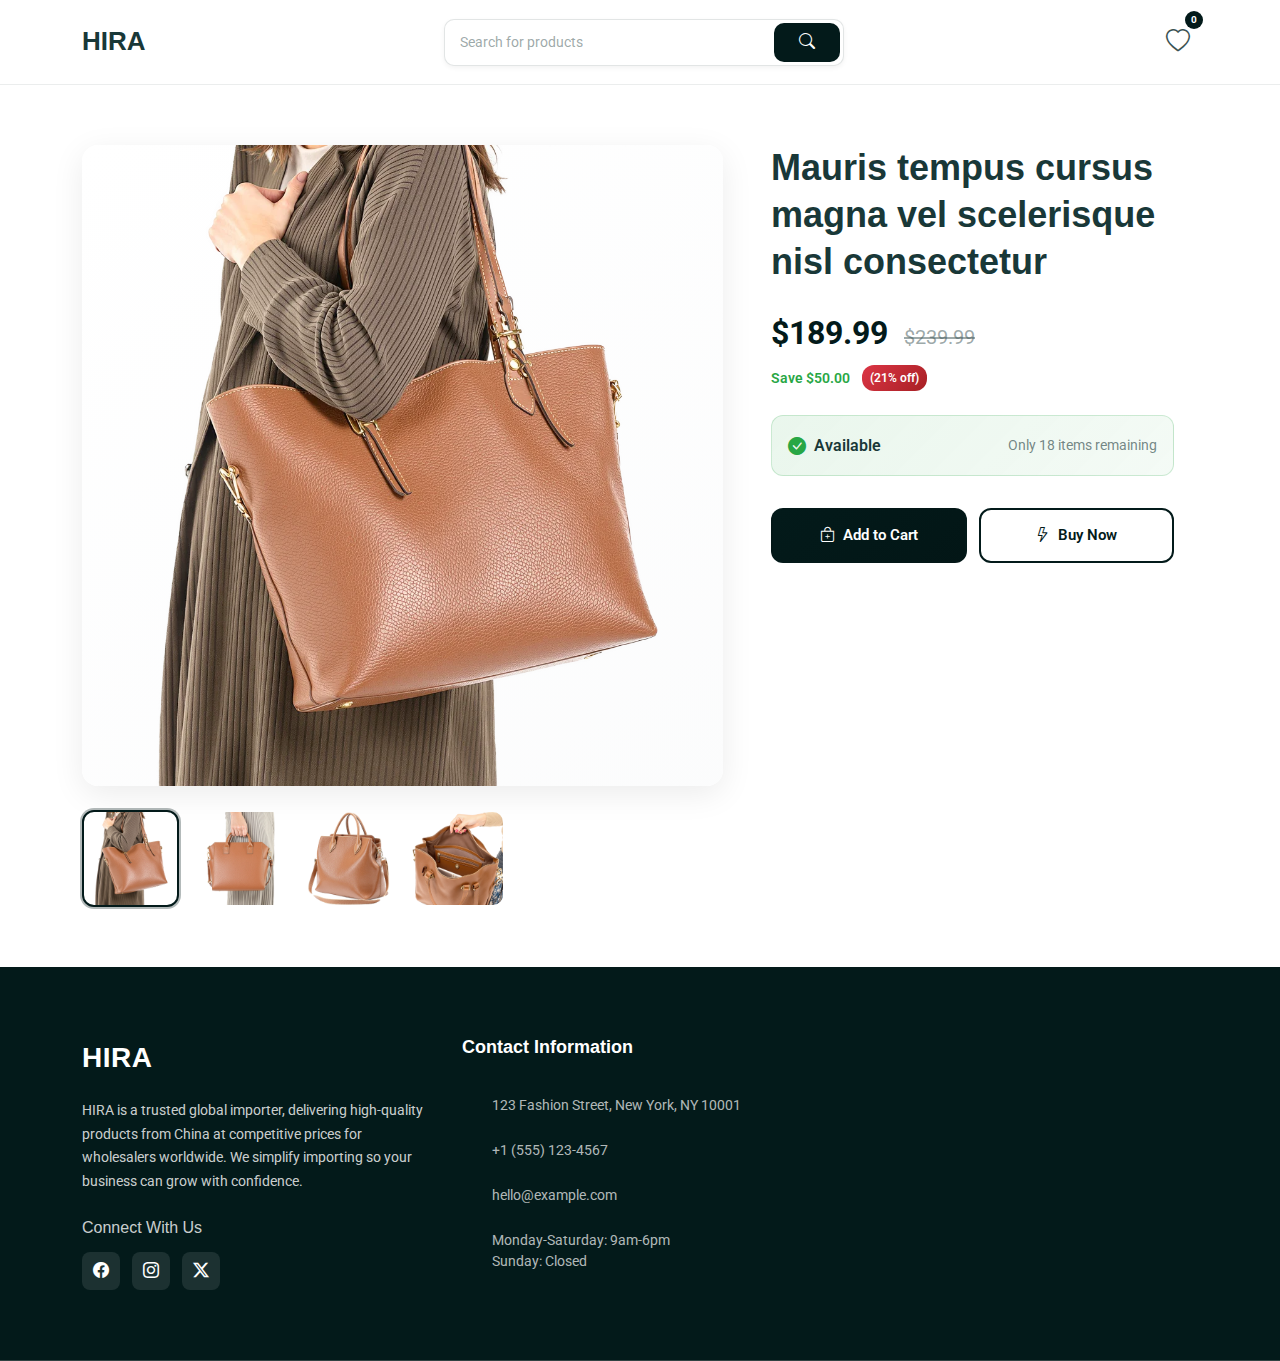
<file: product-details.html>
<!DOCTYPE html>
<html lang="en">

<head>
  <meta charset="utf-8">
  <meta content="width=device-width, initial-scale=1.0" name="viewport">
  <title>Product Details - </title>
  <meta name="description" content="">
  <meta name="keywords" content="">

  <!-- Favicons -->
  <link href="assets/img/favicon.png" rel="icon">
  <link href="assets/img/apple-touch-icon.png" rel="apple-touch-icon">

  <!-- Fonts -->
  <link href="https://fonts.googleapis.com" rel="preconnect">
  <link href="https://fonts.gstatic.com" rel="preconnect" crossorigin>
  <link
    href="https://fonts.googleapis.com/css2?family=Roboto:ital,wght@0,100;0,300;0,400;0,500;0,700;0,900;1,100;1,300;1,400;1,500;1,700;1,900&family=Montserrat:ital,wght@0,100;0,200;0,300;0,400;0,500;0,600;0,700;0,800;0,900;1,100;1,200;1,300;1,400;1,500;1,600;1,700;1,800;1,900&family=Poppins:ital,wght@0,100;0,200;0,300;0,400;0,500;0,600;0,700;0,800;0,900;1,100;1,200;1,300;1,400;1,500;1,600;1,700;1,800;1,900&display=swap"
    rel="stylesheet">

  <!-- Vendor CSS Files -->
  <link href="assets/vendor/bootstrap/css/bootstrap.min.css" rel="stylesheet">
  <link href="assets/vendor/bootstrap-icons/bootstrap-icons.css" rel="stylesheet">
  <link href="assets/vendor/aos/aos.css" rel="stylesheet">

  <!-- Main CSS File -->
  <link href="assets/css/main.css" rel="stylesheet">

</head>

<body class="product-details-page">

  <header id="header" class="header sticky-top">
    <!-- Main Header -->
    <div class="main-header">
      <div class="container-fluid container-xl">
        <div class="d-flex py-3 align-items-center justify-content-between">

          <!-- Logo -->
          <a href="index.html" class="logo d-flex align-items-center">
            <!-- Uncomment the line below if you also wish to use an image logo -->
            <!-- <img src="assets/img/logo.webp" alt=""> -->
            <h1 class="sitename">HIRA</h1>
          </a>

          <!-- Search -->
          <form class="search-form desktop-search-form">
            <div class="input-group">
              <input type="text" class="form-control" placeholder="Search for products">
              <button class="btn" type="submit">
                <i class="bi bi-search"></i>
              </button>
            </div>
          </form>

          <!-- Actions -->
          <div class="header-actions d-flex align-items-center justify-content-end">

            <!-- Mobile Search Toggle -->
            <button class="header-action-btn mobile-search-toggle d-xl-none" type="button" data-bs-toggle="collapse"
              data-bs-target="#mobileSearch" aria-expanded="false" aria-controls="mobileSearch">
              <i class="bi bi-search"></i>
            </button>

            <!-- Account -->
            <div class="dropdown account-dropdown">

              <div class="dropdown-menu">
                <div class="dropdown-header">
                  <h6>Welcome to <span class="sitename">FashionStore</span></h6>
                  <p class="mb-0">Access account &amp; manage orders</p>
                </div>
                <div class="dropdown-body">
                  <a class="dropdown-item d-flex align-items-center" href="account.html">
                    <i class="bi bi-person-circle me-2"></i>
                    <span>My Profile</span>
                  </a>
                  <a class="dropdown-item d-flex align-items-center" href="account.html">
                    <i class="bi bi-bag-check me-2"></i>
                    <span>My Orders</span>
                  </a>
                  <a class="dropdown-item d-flex align-items-center" href="account.html">
                    <i class="bi bi-heart me-2"></i>
                    <span>My Wishlist</span>
                  </a>
                  <a class="dropdown-item d-flex align-items-center" href="account.html">
                    <i class="bi bi-gear me-2"></i>
                    <span>Settings</span>
                  </a>
                </div>
                <div class="dropdown-footer">
                  <a href="register.html" class="btn btn-primary w-100 mb-2">Sign In</a>
                  <a href="login.html" class="btn btn-outline-primary w-100">Register</a>
                </div>
              </div>
            </div>

            <!-- Wishlist -->
            <a href="account.html" class="header-action-btn d-none d-md-block">
              <i class="bi bi-heart"></i>
              <span class="badge">0</span>
            </a>

          </div>
        </div>
      </div>
    </div>

    <!-- Navigation -->


    <!-- Mobile Search Form -->
    <div class="collapse" id="mobileSearch">
      <div class="container">
        <form class="search-form">
          <div class="input-group">
            <input type="text" class="form-control" placeholder="Search for products">
            <button class="btn" type="submit">
              <i class="bi bi-search"></i>
            </button>
          </div>
        </form>
      </div>
    </div>

  </header>

  <main class="main">

   
    <!-- Product Details Section -->
    <section id="product-details" class="product-details section">

      <div class="container" data-aos="fade-up" data-aos-delay="100">

        <div class="row g-4">
          <!-- Product Gallery -->
          <div class="col-lg-7" data-aos="zoom-in" data-aos-delay="150">
            <div class="product-gallery">
              <div class="main-showcase">
                <div class="image-zoom-container">
                  <img src="assets/img/product/product-details-6.webp" alt="Product Main"
                    class="img-fluid main-product-image drift-zoom" id="main-product-image"
                    data-zoom="assets/img/product/product-details-6.webp">

                  <div class="image-navigation">
                    <button class="nav-arrow prev-image image-nav-btn prev-image" type="button">
                      <i class="bi bi-chevron-left"></i>
                    </button>
                    <button class="nav-arrow next-image image-nav-btn next-image" type="button">
                      <i class="bi bi-chevron-right"></i>
                    </button>
                  </div>
                </div>
              </div>

              <div class="thumbnail-grid">
                <div class="thumbnail-wrapper thumbnail-item active"
                  data-image="assets/img/product/product-details-6.webp">
                  <img src="assets/img/product/product-details-6.webp" alt="View 1" class="img-fluid">
                </div>
                <div class="thumbnail-wrapper thumbnail-item" data-image="assets/img/product/product-details-7.webp">
                  <img src="assets/img/product/product-details-7.webp" alt="View 2" class="img-fluid">
                </div>
                <div class="thumbnail-wrapper thumbnail-item" data-image="assets/img/product/product-details-8.webp">
                  <img src="assets/img/product/product-details-8.webp" alt="View 3" class="img-fluid">
                </div>
                <div class="thumbnail-wrapper thumbnail-item" data-image="assets/img/product/product-details-4.webp">
                  <img src="assets/img/product/product-details-4.webp" alt="View 4" class="img-fluid">
                </div>

              </div>
            </div>
          </div>

          <!-- Product Details -->
          <div class="col-lg-5" data-aos="fade-left" data-aos-delay="200">
            <div class="product-details">


              <h1 class="product-name">Mauris tempus cursus magna vel scelerisque nisl consectetur</h1>

              <div class="pricing-section">
                <div class="price-display">
                  <span class="sale-price">$189.99</span>
                  <span class="regular-price">$239.99</span>
                </div>
                <div class="savings-info">
                  <span class="save-amount">Save $50.00</span>
                  <span class="discount-percent">(21% off)</span>
                </div>
              </div>



              <div class="availability-status">
                <div class="stock-indicator">
                  <i class="bi bi-check-circle-fill"></i>
                  <span class="stock-text">Available</span>
                </div>
                <div class="quantity-left">Only 18 items remaining</div>
              </div>

              <!-- Product Variants -->


              <!-- Purchase Options -->
              <div class="purchase-section">


                <div class="action-buttons">
                  <button class="btn primary-action">
                    <i class="bi bi-bag-plus"></i>
                    Add to Cart
                  </button>
                  <button class="btn secondary-action">
                    <i class="bi bi-lightning"></i>
                    Buy Now
                  </button>

                </div>
              </div>


            </div>
          </div>
        </div>
    </section><!-- /Product Details Section -->

  </main>

  <footer id="footer" class="footer dark-background">
    <div class="footer-main">
      <div class="container">
        <div class="row gy-4">
          <div class="col-lg-4 col-md-6">
            <div class="footer-widget footer-about">
              <a href="index.html" class="logo">
                <span class="sitename">HIRA</span>
              </a>
              <p>HIRA is a trusted global importer, delivering high-quality products from China at competitive prices for wholesalers worldwide. We simplify importing so your business can grow with confidence.</p>


              <div class="social-links mt-4">
                <h5>Connect With Us</h5>
                <div class="social-icons">
                  <a href="#" aria-label="Facebook"><i class="bi bi-facebook"></i></a>
                  <a href="#" aria-label="Instagram"><i class="bi bi-instagram"></i></a>
                  <a href="#" aria-label="Twitter"><i class="bi bi-twitter-x"></i></a>
                  
                </div>
              </div>
            </div>
          </div>

        



          <div class="col-lg-4 col-md-6">
            <div class="footer-widget">
              <h4>Contact Information</h4>
              <div class="footer-contact">
                <div class="contact-item">
                  <i class="bi bi-geo-alt"></i>
                  <span>123 Fashion Street, New York, NY 10001</span>
                </div>
                <div class="contact-item">
                  <i class="bi bi-telephone"></i>
                  <span>+1 (555) 123-4567</span>
                </div>
                <div class="contact-item">
                  <i class="bi bi-envelope"></i>
                  <span>hello@example.com</span>
                </div>
                <div class="contact-item">
                  <i class="bi bi-clock"></i>
                  <span>Monday-Saturday: 9am-6pm<br>Sunday: Closed</span>
                </div>
              </div>


            </div>
          </div>
        </div>
      </div>
    </div>


  </footer>

  <!-- Scroll Top -->
  <a href="#" id="scroll-top" class="scroll-top d-flex align-items-center justify-content-center"><i
      class="bi bi-arrow-up-short"></i></a>

  <!-- Preloader -->
  <div id="preloader"></div>

  <!-- Vendor JS Files -->
  <script src="assets/vendor/bootstrap/js/bootstrap.bundle.min.js"></script>

  <script src="assets/vendor/aos/aos.js"></script>
  <!-- Main JS File -->
  <script src="assets/js/main.js"></script>

</body>

</html>
</file>
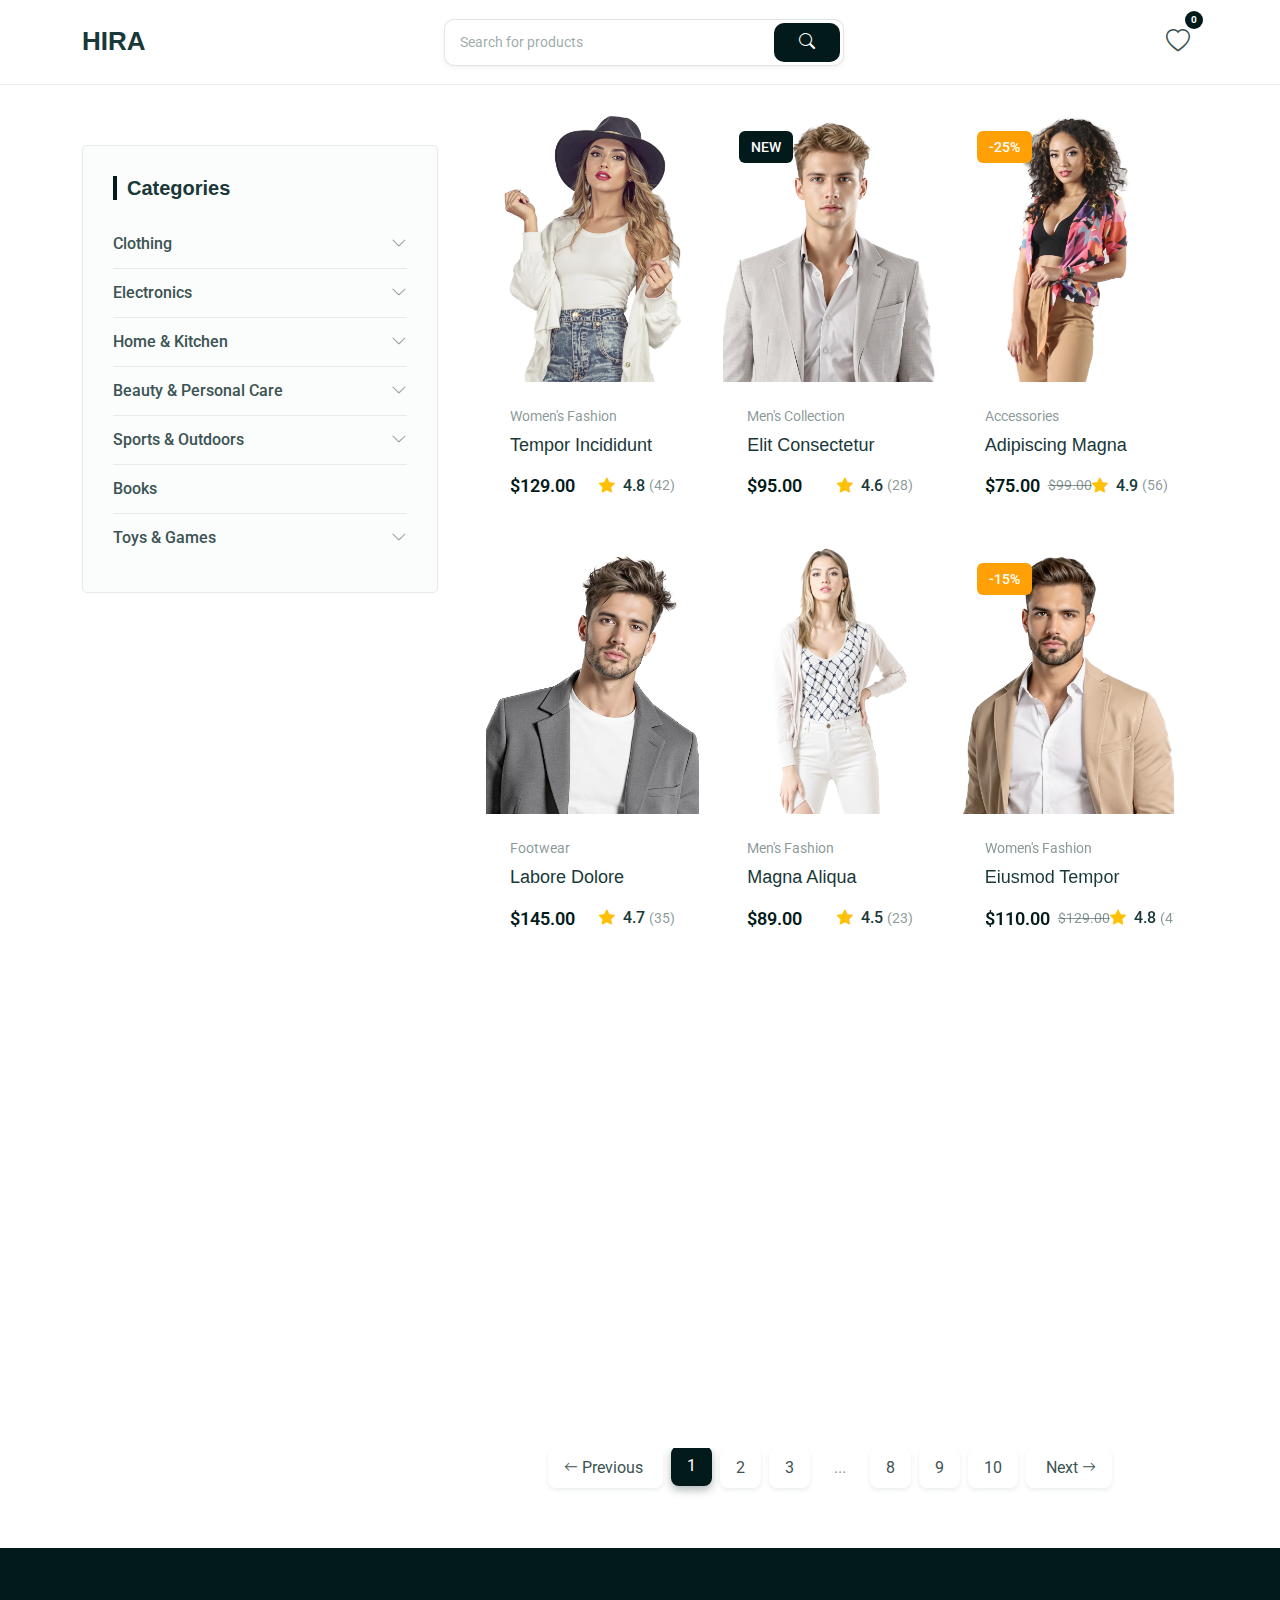
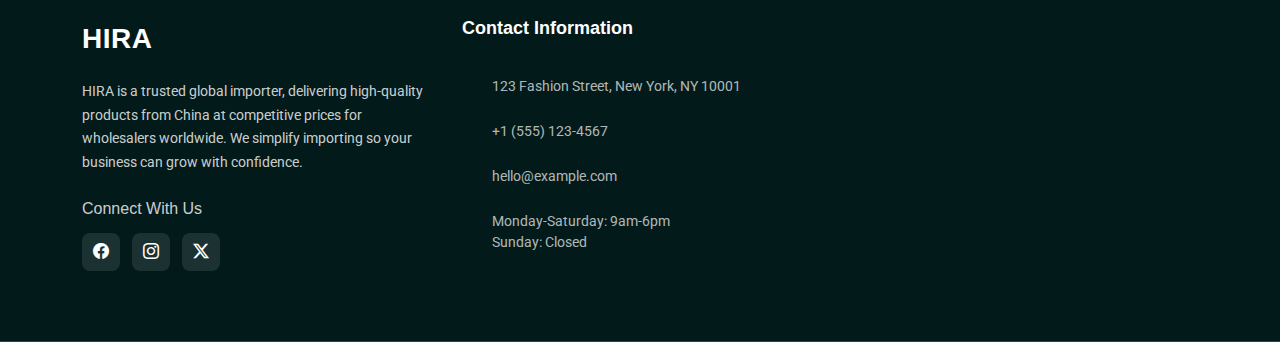
<file: store.html>
<!DOCTYPE html>
<html lang="en">

<head>
    <meta charset="utf-8">
    <meta content="width=device-width, initial-scale=1.0" name="viewport">
    <title>Category - NiceShop Bootstrap Template</title>
    <meta name="description" content="">
    <meta name="keywords" content="">

    <!-- Favicons -->
    <link href="assets/img/favicon.png" rel="icon">
    <link href="assets/img/apple-touch-icon.png" rel="apple-touch-icon">

    <!-- Fonts -->
    <link href="https://fonts.googleapis.com" rel="preconnect">
    <link href="https://fonts.gstatic.com" rel="preconnect" crossorigin>
    <link
        href="https://fonts.googleapis.com/css2?family=Roboto:ital,wght@0,100;0,300;0,400;0,500;0,700;0,900;1,100;1,300;1,400;1,500;1,700;1,900&family=Montserrat:ital,wght@0,100;0,200;0,300;0,400;0,500;0,600;0,700;0,800;0,900;1,100;1,200;1,300;1,400;1,500;1,600;1,700;1,800;1,900&family=Poppins:ital,wght@0,100;0,200;0,300;0,400;0,500;0,600;0,700;0,800;0,900;1,100;1,200;1,300;1,400;1,500;1,600;1,700;1,800;1,900&display=swap"
        rel="stylesheet">

    <!-- Vendor CSS Files -->
    <link href="assets/vendor/bootstrap/css/bootstrap.min.css" rel="stylesheet">
    <link href="assets/vendor/bootstrap-icons/bootstrap-icons.css" rel="stylesheet">
    <link href="assets/vendor/swiper/swiper-bundle.min.css" rel="stylesheet">
    <link href="assets/vendor/aos/aos.css" rel="stylesheet">
    <link href="assets/vendor/glightbox/css/glightbox.min.css" rel="stylesheet">
    <link href="assets/vendor/drift-zoom/drift-basic.css" rel="stylesheet">

    <!-- Main CSS File -->
    <link href="assets/css/main.css" rel="stylesheet">

    <!-- =======================================================
  * Template Name: NiceShop
  * Template URL: https://bootstrapmade.com/niceshop-bootstrap-ecommerce-template/
  * Updated: Jul 25 2025 with Bootstrap v5.3.7
  * Author: BootstrapMade.com
  * License: https://bootstrapmade.com/license/
  ======================================================== -->
</head>

<body class="category-page">

    <header id="header" class="header sticky-top">
        <!-- Main Header -->
        <div class="main-header">
            <div class="container-fluid container-xl">
                <div class="d-flex py-3 align-items-center justify-content-between">

                    <!-- Logo -->
                    <a href="index.html" class="logo d-flex align-items-center">
                        <!-- Uncomment the line below if you also wish to use an image logo -->
                        <!-- <img src="assets/img/logo.webp" alt=""> -->
                        <h1 class="sitename">HIRA</h1>
                    </a>

                    <!-- Search -->
                    <form class="search-form desktop-search-form">
                        <div class="input-group">
                            <input type="text" class="form-control" placeholder="Search for products">
                            <button class="btn" type="submit">
                                <i class="bi bi-search"></i>
                            </button>
                        </div>
                    </form>

                    <!-- Actions -->
                    <div class="header-actions d-flex align-items-center justify-content-end">

                        <!-- Mobile Search Toggle -->
                        <button class="header-action-btn mobile-search-toggle d-xl-none" type="button"
                            data-bs-toggle="collapse" data-bs-target="#mobileSearch" aria-expanded="false"
                            aria-controls="mobileSearch">
                            <i class="bi bi-search"></i>
                        </button>

                        <!-- Account -->
                        <div class="dropdown account-dropdown">

                            <div class="dropdown-menu">
                                <div class="dropdown-header">
                                    <h6>Welcome to <span class="sitename">FashionStore</span></h6>
                                    <p class="mb-0">Access account &amp; manage orders</p>
                                </div>
                                <div class="dropdown-body">
                                    <a class="dropdown-item d-flex align-items-center" href="account.html">
                                        <i class="bi bi-person-circle me-2"></i>
                                        <span>My Profile</span>
                                    </a>
                                    <a class="dropdown-item d-flex align-items-center" href="account.html">
                                        <i class="bi bi-bag-check me-2"></i>
                                        <span>My Orders</span>
                                    </a>
                                    <a class="dropdown-item d-flex align-items-center" href="account.html">
                                        <i class="bi bi-heart me-2"></i>
                                        <span>My Wishlist</span>
                                    </a>
                                    <a class="dropdown-item d-flex align-items-center" href="account.html">
                                        <i class="bi bi-gear me-2"></i>
                                        <span>Settings</span>
                                    </a>
                                </div>
                                <div class="dropdown-footer">
                                    <a href="register.html" class="btn btn-primary w-100 mb-2">Sign In</a>
                                    <a href="login.html" class="btn btn-outline-primary w-100">Register</a>
                                </div>
                            </div>
                        </div>

                        <!-- Wishlist -->
                        <a href="account.html" class="header-action-btn d-none d-md-block">
                            <i class="bi bi-heart"></i>
                            <span class="badge">0</span>
                        </a>

                    </div>
                </div>
            </div>
        </div>

        <!-- Navigation -->


        <!-- Mobile Search Form -->
        <div class="collapse" id="mobileSearch">
            <div class="container">
                <form class="search-form">
                    <div class="input-group">
                        <input type="text" class="form-control" placeholder="Search for products">
                        <button class="btn" type="submit">
                            <i class="bi bi-search"></i>
                        </button>
                    </div>
                </form>
            </div>
        </div>

    </header>

    <main class="main">


        <div class="container">
            <div class="row">

                <div class="col-lg-4 sidebar">

                    <div class="widgets-container">

                        <!-- Product Categories Widget -->
                        <div class="product-categories-widget widget-item">

                            <h3 class="widget-title">Categories</h3>

                            <ul class="category-tree list-unstyled mb-0">
                                <!-- Clothing Category -->
                                <li class="category-item">
                                    <div class="d-flex justify-content-between align-items-center category-header collapsed"
                                        data-bs-toggle="collapse" data-bs-target="#categories-1-clothing-subcategories"
                                        aria-expanded="false" aria-controls="categories-1-clothing-subcategories">
                                        <a href="javascript:void(0)" class="category-link">Clothing</a>
                                        <span class="category-toggle">
                                            <i class="bi bi-chevron-down"></i>
                                            <i class="bi bi-chevron-up"></i>
                                        </span>
                                    </div>
                                    <ul id="categories-1-clothing-subcategories"
                                        class="subcategory-list list-unstyled collapse ps-3 mt-2">
                                        <li><a href="#" class="subcategory-link">Men's Wear</a></li>
                                        <li><a href="#" class="subcategory-link">Women's Wear</a></li>
                                        <li><a href="#" class="subcategory-link">Kids' Clothing</a></li>
                                        <li><a href="#" class="subcategory-link">Accessories</a></li>
                                    </ul>
                                </li>

                                <!-- Electronics Category -->
                                <li class="category-item">
                                    <div class="d-flex justify-content-between align-items-center category-header collapsed"
                                        data-bs-toggle="collapse"
                                        data-bs-target="#categories-1-electronics-subcategories" aria-expanded="false"
                                        aria-controls="categories-1-electronics-subcategories">
                                        <a href="javascript:void(0)" class="category-link">Electronics</a>
                                        <span class="category-toggle">
                                            <i class="bi bi-chevron-down"></i>
                                            <i class="bi bi-chevron-up"></i>
                                        </span>
                                    </div>
                                    <ul id="categories-1-electronics-subcategories"
                                        class="subcategory-list list-unstyled collapse ps-3 mt-2">
                                        <li><a href="#" class="subcategory-link">Smartphones</a></li>
                                        <li><a href="#" class="subcategory-link">Laptops</a></li>
                                        <li><a href="#" class="subcategory-link">Tablets</a></li>
                                        <li><a href="#" class="subcategory-link">Accessories</a></li>
                                    </ul>
                                </li>

                                <!-- Home & Kitchen Category -->
                                <li class="category-item">
                                    <div class="d-flex justify-content-between align-items-center category-header collapsed"
                                        data-bs-toggle="collapse" data-bs-target="#categories-1-home-subcategories"
                                        aria-expanded="false" aria-controls="categories-1-home-subcategories">
                                        <a href="javascript:void(0)" class="category-link">Home &amp; Kitchen</a>
                                        <span class="category-toggle">
                                            <i class="bi bi-chevron-down"></i>
                                            <i class="bi bi-chevron-up"></i>
                                        </span>
                                    </div>
                                    <ul id="categories-1-home-subcategories"
                                        class="subcategory-list list-unstyled collapse ps-3 mt-2">
                                        <li><a href="#" class="subcategory-link">Furniture</a></li>
                                        <li><a href="#" class="subcategory-link">Kitchen Appliances</a></li>
                                        <li><a href="#" class="subcategory-link">Home Decor</a></li>
                                        <li><a href="#" class="subcategory-link">Bedding</a></li>
                                    </ul>
                                </li>

                                <!-- Beauty & Personal Care Category -->
                                <li class="category-item">
                                    <div class="d-flex justify-content-between align-items-center category-header collapsed"
                                        data-bs-toggle="collapse" data-bs-target="#categories-1-beauty-subcategories"
                                        aria-expanded="false" aria-controls="categories-1-beauty-subcategories">
                                        <a href="javascript:void(0)" class="category-link">Beauty &amp; Personal
                                            Care</a>
                                        <span class="category-toggle">
                                            <i class="bi bi-chevron-down"></i>
                                            <i class="bi bi-chevron-up"></i>
                                        </span>
                                    </div>
                                    <ul id="categories-1-beauty-subcategories"
                                        class="subcategory-list list-unstyled collapse ps-3 mt-2">
                                        <li><a href="#" class="subcategory-link">Skincare</a></li>
                                        <li><a href="#" class="subcategory-link">Makeup</a></li>
                                        <li><a href="#" class="subcategory-link">Hair Care</a></li>
                                        <li><a href="#" class="subcategory-link">Fragrances</a></li>
                                    </ul>
                                </li>

                                <!-- Sports & Outdoors Category -->
                                <li class="category-item">
                                    <div class="d-flex justify-content-between align-items-center category-header collapsed"
                                        data-bs-toggle="collapse" data-bs-target="#categories-1-sports-subcategories"
                                        aria-expanded="false" aria-controls="categories-1-sports-subcategories">
                                        <a href="javascript:void(0)" class="category-link">Sports &amp; Outdoors</a>
                                        <span class="category-toggle">
                                            <i class="bi bi-chevron-down"></i>
                                            <i class="bi bi-chevron-up"></i>
                                        </span>
                                    </div>
                                    <ul id="categories-1-sports-subcategories"
                                        class="subcategory-list list-unstyled collapse ps-3 mt-2">
                                        <li><a href="#" class="subcategory-link">Fitness Equipment</a></li>
                                        <li><a href="#" class="subcategory-link">Outdoor Gear</a></li>
                                        <li><a href="#" class="subcategory-link">Sports Apparel</a></li>
                                        <li><a href="#" class="subcategory-link">Team Sports</a></li>
                                    </ul>
                                </li>

                                <!-- Books Category (no subcategories) -->
                                <li class="category-item">
                                    <div class="d-flex justify-content-between align-items-center category-header">
                                        <a href="#" class="category-link">Books</a>
                                    </div>
                                </li>

                                <!-- Toys & Games Category -->
                                <li class="category-item">
                                    <div class="d-flex justify-content-between align-items-center category-header collapsed"
                                        data-bs-toggle="collapse" data-bs-target="#categories-1-toys-subcategories"
                                        aria-expanded="false" aria-controls="categories-1-toys-subcategories">
                                        <a href="javascript:void(0)" class="category-link">Toys &amp; Games</a>
                                        <span class="category-toggle">
                                            <i class="bi bi-chevron-down"></i>
                                            <i class="bi bi-chevron-up"></i>
                                        </span>
                                    </div>
                                    <ul id="categories-1-toys-subcategories"
                                        class="subcategory-list list-unstyled collapse ps-3 mt-2">
                                        <li><a href="#" class="subcategory-link">Board Games</a></li>
                                        <li><a href="#" class="subcategory-link">Puzzles</a></li>
                                        <li><a href="#" class="subcategory-link">Action Figures</a></li>
                                        <li><a href="#" class="subcategory-link">Educational Toys</a></li>
                                    </ul>
                                </li>
                            </ul>

                        </div><!--/Product Categories Widget -->




                    </div>

                </div>

                <div class="col-lg-8">

                    <!-- Category Header Section -->


                    <div class="container" data-aos="fade-up">



                        </section><!-- /Category Header Section -->

                        <!-- Category Product List Section -->
                        <section id="category-product-list" class="category-product-list section">

                            <div class="container" data-aos="fade-up" data-aos-delay="100">

                                <div class="row g-4">
                                    <!-- Product 1 -->
                                    <div class="col-6 col-xl-4">
                                        <div class="product-card" data-aos="zoom-in">
                                            <div class="product-image">
                                                <img src="assets/img/product/product-f-1.webp"
                                                    class="main-image img-fluid" alt="Product">
                                                <img src="assets/img/product/product-f-2.webp"
                                                    class="hover-image img-fluid" alt="Product Variant">
                                                <div class="product-overlay">
                                                    <div class="product-actions">
                                                        <button type="button" class="action-btn"
                                                            data-bs-toggle="tooltip" title="Quick View">
                                                            <i class="bi bi-eye"></i>
                                                        </button>
                                                        <button type="button" class="action-btn"
                                                            data-bs-toggle="tooltip" title="Add to Cart">
                                                            <i class="bi bi-cart-plus"></i>
                                                        </button>
                                                    </div>
                                                </div>
                                            </div>
                                            <div class="product-details">
                                                <div class="product-category">Women's Fashion</div>
                                                <h4 class="product-title"><a href="product-details.html">Tempor
                                                        Incididunt</a></h4>
                                                <div class="product-meta">
                                                    <div class="product-price">$129.00</div>
                                                    <div class="product-rating">
                                                        <i class="bi bi-star-fill"></i>
                                                        4.8 <span>(42)</span>
                                                    </div>
                                                </div>
                                            </div>
                                        </div>
                                    </div>

                                    <!-- Product 2 -->
                                    <div class="col-6 col-xl-4">
                                        <div class="product-card" data-aos="zoom-in" data-aos-delay="100">
                                            <div class="product-image">
                                                <img src="assets/img/product/product-m-1.webp"
                                                    class="main-image img-fluid" alt="Product">
                                                <img src="assets/img/product/product-m-2.webp"
                                                    class="hover-image img-fluid" alt="Product Variant">
                                                <div class="product-overlay">
                                                    <div class="product-actions">
                                                        <button type="button" class="action-btn"
                                                            data-bs-toggle="tooltip" title="Quick View">
                                                            <i class="bi bi-eye"></i>
                                                        </button>
                                                        <button type="button" class="action-btn"
                                                            data-bs-toggle="tooltip" title="Add to Cart">
                                                            <i class="bi bi-cart-plus"></i>
                                                        </button>
                                                    </div>
                                                </div>
                                                <div class="product-badge new">New</div>
                                            </div>
                                            <div class="product-details">
                                                <div class="product-category">Men's Collection</div>
                                                <h4 class="product-title"><a href="product-details.html">Elit
                                                        Consectetur</a></h4>
                                                <div class="product-meta">
                                                    <div class="product-price">$95.00</div>
                                                    <div class="product-rating">
                                                        <i class="bi bi-star-fill"></i>
                                                        4.6 <span>(28)</span>
                                                    </div>
                                                </div>
                                            </div>
                                        </div>
                                    </div>

                                    <!-- Product 3 -->
                                    <div class="col-6 col-xl-4">
                                        <div class="product-card" data-aos="zoom-in" data-aos-delay="200">
                                            <div class="product-image">
                                                <img src="assets/img/product/product-f-3.webp"
                                                    class="main-image img-fluid" alt="Product">
                                                <img src="assets/img/product/product-f-4.webp"
                                                    class="hover-image img-fluid" alt="Product Variant">
                                                <div class="product-overlay">
                                                    <div class="product-actions">
                                                        <button type="button" class="action-btn"
                                                            data-bs-toggle="tooltip" title="Quick View">
                                                            <i class="bi bi-eye"></i>
                                                        </button>
                                                        <button type="button" class="action-btn"
                                                            data-bs-toggle="tooltip" title="Add to Cart">
                                                            <i class="bi bi-cart-plus"></i>
                                                        </button>
                                                    </div>
                                                </div>
                                                <div class="product-badge sale">-25%</div>
                                            </div>
                                            <div class="product-details">
                                                <div class="product-category">Accessories</div>
                                                <h4 class="product-title"><a href="product-details.html">Adipiscing
                                                        Magna</a></h4>
                                                <div class="product-meta">
                                                    <div class="product-price">
                                                        $75.00
                                                        <span class="original-price">$99.00</span>
                                                    </div>
                                                    <div class="product-rating">
                                                        <i class="bi bi-star-fill"></i>
                                                        4.9 <span>(56)</span>
                                                    </div>
                                                </div>
                                            </div>
                                        </div>
                                    </div>

                                    <!-- Product 4 -->
                                    <div class="col-6 col-xl-4">
                                        <div class="product-card" data-aos="zoom-in" data-aos-delay="300">
                                            <div class="product-image">
                                                <img src="assets/img/product/product-m-3.webp"
                                                    class="main-image img-fluid" alt="Product">
                                                <img src="assets/img/product/product-m-4.webp"
                                                    class="hover-image img-fluid" alt="Product Variant">
                                                <div class="product-overlay">
                                                    <div class="product-actions">
                                                        <button type="button" class="action-btn"
                                                            data-bs-toggle="tooltip" title="Quick View">
                                                            <i class="bi bi-eye"></i>
                                                        </button>
                                                        <button type="button" class="action-btn"
                                                            data-bs-toggle="tooltip" title="Add to Cart">
                                                            <i class="bi bi-cart-plus"></i>
                                                        </button>
                                                    </div>
                                                </div>
                                            </div>
                                            <div class="product-details">
                                                <div class="product-category">Footwear</div>
                                                <h4 class="product-title"><a href="product-details.html">Labore
                                                        Dolore</a></h4>
                                                <div class="product-meta">
                                                    <div class="product-price">$145.00</div>
                                                    <div class="product-rating">
                                                        <i class="bi bi-star-fill"></i>
                                                        4.7 <span>(35)</span>
                                                    </div>
                                                </div>
                                            </div>
                                        </div>
                                    </div>

                                    <!-- Product 5 -->
                                    <div class="col-6 col-xl-4">
                                        <div class="product-card" data-aos="zoom-in" data-aos-delay="400">
                                            <div class="product-image">
                                                <img src="assets/img/product/product-f-5.webp"
                                                    class="main-image img-fluid" alt="Product">
                                                <img src="assets/img/product/product-f-6.webp"
                                                    class="hover-image img-fluid" alt="Product Variant">
                                                <div class="product-overlay">
                                                    <div class="product-actions">
                                                        <button type="button" class="action-btn"
                                                            data-bs-toggle="tooltip" title="Quick View">
                                                            <i class="bi bi-eye"></i>
                                                        </button>
                                                        <button type="button" class="action-btn"
                                                            data-bs-toggle="tooltip" title="Add to Cart">
                                                            <i class="bi bi-cart-plus"></i>
                                                        </button>
                                                    </div>
                                                </div>
                                            </div>
                                            <div class="product-details">
                                                <div class="product-category">Men's Fashion</div>
                                                <h4 class="product-title"><a href="product-details.html">Magna
                                                        Aliqua</a></h4>
                                                <div class="product-meta">
                                                    <div class="product-price">$89.00</div>
                                                    <div class="product-rating">
                                                        <i class="bi bi-star-fill"></i>
                                                        4.5 <span>(23)</span>
                                                    </div>
                                                </div>
                                            </div>
                                        </div>
                                    </div>

                                    <!-- Product 6 -->
                                    <div class="col-6 col-xl-4">
                                        <div class="product-card" data-aos="zoom-in" data-aos-delay="500">
                                            <div class="product-image">
                                                <img src="assets/img/product/product-m-5.webp"
                                                    class="main-image img-fluid" alt="Product">
                                                <img src="assets/img/product/product-m-6.webp"
                                                    class="hover-image img-fluid" alt="Product Variant">
                                                <div class="product-overlay">
                                                    <div class="product-actions">
                                                        <button type="button" class="action-btn"
                                                            data-bs-toggle="tooltip" title="Quick View">
                                                            <i class="bi bi-eye"></i>
                                                        </button>
                                                        <button type="button" class="action-btn"
                                                            data-bs-toggle="tooltip" title="Add to Cart">
                                                            <i class="bi bi-cart-plus"></i>
                                                        </button>
                                                    </div>
                                                </div>
                                                <div class="product-badge sale">-15%</div>
                                            </div>
                                            <div class="product-details">
                                                <div class="product-category">Women's Fashion</div>
                                                <h4 class="product-title"><a href="product-details.html">Eiusmod
                                                        Tempor</a></h4>
                                                <div class="product-meta">
                                                    <div class="product-price">
                                                        $110.00
                                                        <span class="original-price">$129.00</span>
                                                    </div>
                                                    <div class="product-rating">
                                                        <i class="bi bi-star-fill"></i>
                                                        4.8 <span>(47)</span>
                                                    </div>
                                                </div>
                                            </div>
                                        </div>
                                    </div>

                                    <!-- Product 7 -->
                                    <div class="col-6 col-xl-4">
                                        <div class="product-card" data-aos="zoom-in" data-aos-delay="600">
                                            <div class="product-image">
                                                <img src="assets/img/product/product-f-7.webp"
                                                    class="main-image img-fluid" alt="Product">
                                                <img src="assets/img/product/product-f-8.webp"
                                                    class="hover-image img-fluid" alt="Product Variant">
                                                <div class="product-overlay">
                                                    <div class="product-actions">
                                                        <button type="button" class="action-btn"
                                                            data-bs-toggle="tooltip" title="Quick View">
                                                            <i class="bi bi-eye"></i>
                                                        </button>
                                                        <button type="button" class="action-btn"
                                                            data-bs-toggle="tooltip" title="Add to Cart">
                                                            <i class="bi bi-cart-plus"></i>
                                                        </button>
                                                    </div>
                                                </div>
                                            </div>
                                            <div class="product-details">
                                                <div class="product-category">Accessories</div>
                                                <h4 class="product-title"><a href="product-details.html">Incididunt
                                                        Labore</a></h4>
                                                <div class="product-meta">
                                                    <div class="product-price">$55.00</div>
                                                    <div class="product-rating">
                                                        <i class="bi bi-star-fill"></i>
                                                        4.6 <span>(31)</span>
                                                    </div>
                                                </div>
                                            </div>
                                        </div>
                                    </div>

                                    <!-- Product 8 -->
                                    <div class="col-6 col-xl-4">
                                        <div class="product-card" data-aos="zoom-in" data-aos-delay="700">
                                            <div class="product-image">
                                                <img src="assets/img/product/product-m-7.webp"
                                                    class="main-image img-fluid" alt="Product">
                                                <img src="assets/img/product/product-m-8.webp"
                                                    class="hover-image img-fluid" alt="Product Variant">
                                                <div class="product-overlay">
                                                    <div class="product-actions">
                                                        <button type="button" class="action-btn"
                                                            data-bs-toggle="tooltip" title="Quick View">
                                                            <i class="bi bi-eye"></i>
                                                        </button>
                                                        <button type="button" class="action-btn"
                                                            data-bs-toggle="tooltip" title="Add to Cart">
                                                            <i class="bi bi-cart-plus"></i>
                                                        </button>
                                                    </div>
                                                </div>
                                                <div class="product-badge new">New</div>
                                            </div>
                                            <div class="product-details">
                                                <div class="product-category">Men's Fashion</div>
                                                <h4 class="product-title"><a href="product-details.html">Aliqua
                                                        Magna</a></h4>
                                                <div class="product-meta">
                                                    <div class="product-price">$79.00</div>
                                                    <div class="product-rating">
                                                        <i class="bi bi-star-fill"></i>
                                                        4.7 <span>(39)</span>
                                                    </div>
                                                </div>
                                            </div>
                                        </div>
                                    </div>

                                </div>

                            </div>

                        </section><!-- /Category Product List Section -->

                        <!-- Category Pagination Section -->
                        <section id="category-pagination" class="category-pagination section">

                            <div class="container">
                                <nav class="d-flex justify-content-center" aria-label="Page navigation">
                                    <ul>
                                        <li>
                                            <a href="#" aria-label="Previous page">
                                                <i class="bi bi-arrow-left"></i>
                                                <span class="d-none d-sm-inline">Previous</span>
                                            </a>
                                        </li>

                                        <li><a href="#" class="active">1</a></li>
                                        <li><a href="#">2</a></li>
                                        <li><a href="#">3</a></li>
                                        <li class="ellipsis">...</li>
                                        <li><a href="#">8</a></li>
                                        <li><a href="#">9</a></li>
                                        <li><a href="#">10</a></li>

                                        <li>
                                            <a href="#" aria-label="Next page">
                                                <span class="d-none d-sm-inline">Next</span>
                                                <i class="bi bi-arrow-right"></i>
                                            </a>
                                        </li>
                                    </ul>
                                </nav>
                            </div>

                        </section><!-- /Category Pagination Section -->

                    </div>

                </div>
            </div>

    </main>


    <footer id="footer" class="footer dark-background">
        <div class="footer-main">
            <div class="container">
                <div class="row gy-4">
                    <div class="col-lg-4 col-md-6">
                        <div class="footer-widget footer-about">
                            <a href="index.html" class="logo">
                                <span class="sitename">HIRA</span>
                            </a>
                            <p>HIRA is a trusted global importer, delivering high-quality products from China at
                                competitive prices for wholesalers worldwide. We simplify importing so your business can
                                grow with confidence.</p>


                            <div class="social-links mt-4">
                                <h5>Connect With Us</h5>
                                <div class="social-icons">
                                    <a href="#" aria-label="Facebook"><i class="bi bi-facebook"></i></a>
                                    <a href="#" aria-label="Instagram"><i class="bi bi-instagram"></i></a>
                                    <a href="#" aria-label="Twitter"><i class="bi bi-twitter-x"></i></a>

                                </div>
                            </div>
                        </div>
                    </div>





                    <div class="col-lg-4 col-md-6">
                        <div class="footer-widget">
                            <h4>Contact Information</h4>
                            <div class="footer-contact">
                                <div class="contact-item">
                                    <i class="bi bi-geo-alt"></i>
                                    <span>123 Fashion Street, New York, NY 10001</span>
                                </div>
                                <div class="contact-item">
                                    <i class="bi bi-telephone"></i>
                                    <span>+1 (555) 123-4567</span>
                                </div>
                                <div class="contact-item">
                                    <i class="bi bi-envelope"></i>
                                    <span>hello@example.com</span>
                                </div>
                                <div class="contact-item">
                                    <i class="bi bi-clock"></i>
                                    <span>Monday-Saturday: 9am-6pm<br>Sunday: Closed</span>
                                </div>
                            </div>


                        </div>
                    </div>
                </div>
            </div>
        </div>


    </footer>
    <!-- Scroll Top -->
    <a href="#" id="scroll-top" class="scroll-top d-flex align-items-center justify-content-center"><i
            class="bi bi-arrow-up-short"></i></a>

    <!-- Preloader -->
    <div id="preloader"></div>

    <!-- Vendor JS Files -->
    <script src="assets/vendor/bootstrap/js/bootstrap.bundle.min.js"></script>
    <script src="assets/vendor/php-email-form/validate.js"></script>
    <script src="assets/vendor/swiper/swiper-bundle.min.js"></script>
    <script src="assets/vendor/aos/aos.js"></script>
    <script src="assets/vendor/glightbox/js/glightbox.min.js"></script>
    <script src="assets/vendor/drift-zoom/Drift.min.js"></script>
    <script src="assets/vendor/purecounter/purecounter_vanilla.js"></script>

    <!-- Main JS File -->
    <script src="assets/js/main.js"></script>

</body>

</html>
</file>
<file: assets/vendor/drift-zoom/drift-basic.css>
@keyframes drift-fadeZoomIn {
  0% {
    transform: scale(1.5);
    opacity: 0;
  }
  100% {
    transform: scale(1);
    opacity: 1;
  }
}

@keyframes drift-fadeZoomOut {
  0% {
    transform: scale(1);
    opacity: 1;
  }
  15% {
    transform: scale(1.1);
    opacity: 1;
  }
  100% {
    transform: scale(0.5);
    opacity: 0;
  }
}

@keyframes drift-loader-rotate {
  0% {
    transform: translate(-50%, -50%) rotate(0);
  }
  50% {
    transform: translate(-50%, -50%) rotate(-180deg);
  }
  100% {
    transform: translate(-50%, -50%) rotate(-360deg);
  }
}

@keyframes drift-loader-before {
  0% {
    transform: scale(1);
  }
  10% {
    transform: scale(1.2) translateX(6px);
  }
  25% {
    transform: scale(1.3) translateX(8px);
  }
  40% {
    transform: scale(1.2) translateX(6px);
  }
  50% {
    transform: scale(1);
  }
  60% {
    transform: scale(0.8) translateX(6px);
  }
  75% {
    transform: scale(0.7) translateX(8px);
  }
  90% {
    transform: scale(0.8) translateX(6px);
  }
  100% {
    transform: scale(1);
  }
}

@keyframes drift-loader-after {
  0% {
    transform: scale(1);
  }
  10% {
    transform: scale(1.2) translateX(-6px);
  }
  25% {
    transform: scale(1.3) translateX(-8px);
  }
  40% {
    transform: scale(1.2) translateX(-6px);
  }
  50% {
    transform: scale(1);
  }
  60% {
    transform: scale(0.8) translateX(-6px);
  }
  75% {
    transform: scale(0.7) translateX(-8px);
  }
  90% {
    transform: scale(0.8) translateX(-6px);
  }
  100% {
    transform: scale(1);
  }
}

@-webkit-keyframes drift-fadeZoomIn {
  0% {
    -webkit-transform: scale(1.5);
    opacity: 0;
  }
  100% {
    -webkit-transform: scale(1);
    opacity: 1;
  }
}

@-webkit-keyframes drift-fadeZoomOut {
  0% {
    -webkit-transform: scale(1);
    opacity: 1;
  }
  15% {
    -webkit-transform: scale(1.1);
    opacity: 1;
  }
  100% {
    -webkit-transform: scale(0.5);
    opacity: 0;
  }
}

@-webkit-keyframes drift-loader-rotate {
  0% {
    -webkit-transform: translate(-50%, -50%) rotate(0);
  }
  50% {
    -webkit-transform: translate(-50%, -50%) rotate(-180deg);
  }
  100% {
    -webkit-transform: translate(-50%, -50%) rotate(-360deg);
  }
}

@-webkit-keyframes drift-loader-before {
  0% {
    -webkit-transform: scale(1);
  }
  10% {
    -webkit-transform: scale(1.2) translateX(6px);
  }
  25% {
    -webkit-transform: scale(1.3) translateX(8px);
  }
  40% {
    -webkit-transform: scale(1.2) translateX(6px);
  }
  50% {
    -webkit-transform: scale(1);
  }
  60% {
    -webkit-transform: scale(0.8) translateX(6px);
  }
  75% {
    -webkit-transform: scale(0.7) translateX(8px);
  }
  90% {
    -webkit-transform: scale(0.8) translateX(6px);
  }
  100% {
    -webkit-transform: scale(1);
  }
}

@-webkit-keyframes drift-loader-after {
  0% {
    -webkit-transform: scale(1);
  }
  10% {
    -webkit-transform: scale(1.2) translateX(-6px);
  }
  25% {
    -webkit-transform: scale(1.3) translateX(-8px);
  }
  40% {
    -webkit-transform: scale(1.2) translateX(-6px);
  }
  50% {
    -webkit-transform: scale(1);
  }
  60% {
    -webkit-transform: scale(0.8) translateX(-6px);
  }
  75% {
    -webkit-transform: scale(0.7) translateX(-8px);
  }
  90% {
    -webkit-transform: scale(0.8) translateX(-6px);
  }
  100% {
    -webkit-transform: scale(1);
  }
}

.drift-zoom-pane {
  background: rgba(0, 0, 0, 0.5);
  /* This is required because of a bug that causes border-radius to not
  work with child elements in certain cases. */
  transform: translate3d(0, 0, 0);
  -webkit-transform: translate3d(0, 0, 0);
}

.drift-zoom-pane.drift-opening {
  animation: drift-fadeZoomIn 180ms ease-out;
  -webkit-animation: drift-fadeZoomIn 180ms ease-out;
}

.drift-zoom-pane.drift-closing {
  animation: drift-fadeZoomOut 210ms ease-in;
  -webkit-animation: drift-fadeZoomOut 210ms ease-in;
}

.drift-zoom-pane.drift-inline {
  position: absolute;
  width: 150px;
  height: 150px;
  border-radius: 75px;
  box-shadow: 0 6px 18px rgba(0, 0, 0, 0.3);
}

.drift-loading .drift-zoom-pane-loader {
  display: block;
  position: absolute;
  top: 50%;
  left: 50%;
  transform: translate(-50%, -50%);
  -webkit-transform: translate(-50%, -50%);
  width: 66px;
  height: 20px;
  animation: drift-loader-rotate 1800ms infinite linear;
  -webkit-animation: drift-loader-rotate 1800ms infinite linear;
}

.drift-zoom-pane-loader:before,
.drift-zoom-pane-loader:after {
  content: "";
  display: block;
  width: 20px;
  height: 20px;
  position: absolute;
  top: 50%;
  margin-top: -10px;
  border-radius: 20px;
  background: rgba(255, 255, 255, 0.9);
}

.drift-zoom-pane-loader:before {
  left: 0;
  animation: drift-loader-before 1800ms infinite linear;
  -webkit-animation: drift-loader-before 1800ms infinite linear;
}

.drift-zoom-pane-loader:after {
  right: 0;
  animation: drift-loader-after 1800ms infinite linear;
  -webkit-animation: drift-loader-after 1800ms infinite linear;
  animation-delay: -900ms;
  -webkit-animation-delay: -900ms;
}

.drift-bounding-box {
  background-color: rgba(0, 0, 0, 0.4);
}
</file>
<file: assets/css/main.css>
/**
* Template Name: Landify
* Template URL: https://bootstrapmade.com/landify-bootstrap-landing-page-template/
* Updated: Aug 04 2025 with Bootstrap v5.3.7
* Author: BootstrapMade.com
* License: https://bootstrapmade.com/license/
*/

/*--------------------------------------------------------------
# Font & Color Variables
# Help: https://bootstrapmade.com/color-system/
--------------------------------------------------------------*/
/* Fonts */
:root {
  --default-font: "Roboto",  system-ui, -apple-system, "Segoe UI", Roboto, "Helvetica Neue", Arial, "Noto Sans", "Liberation Sans", sans-serif, "Apple Color Emoji", "Segoe UI Emoji", "Segoe UI Symbol", "Noto Color Emoji";
  --heading-font: "Ubuntu",  sans-serif;
  --nav-font: "Rubik",  sans-serif;
}

/* Global Colors - The following color variables are used throughout the website. Updating them here will change the color scheme of the entire website */
:root { 
  --background-color: #ffffff; /* Background color for the entire website, including individual sections */
  --default-color: #3b5353; /* Default color used for the majority of the text content across the entire website */
  --heading-color: #193838; /* Color for headings, subheadings and title throughout the website */
  --accent-color: #031a1a; /* Accent color that represents your brand on the website. It's used for buttons, links, and other elements that need to stand out */
  --surface-color: #ffffff; /* The surface color is used as a background of boxed elements within sections, such as cards, icon boxes, or other elements that require a visual separation from the global background. */
  --contrast-color: #ffffff; /* Contrast color for text, ensuring readability against backgrounds of accent, heading, or default colors. */
}

/* Nav Menu Colors - The following color variables are used specifically for the navigation menu. They are separate from the global colors to allow for more customization options */
:root {
  --nav-color: #3b5353;  /* The default color of the main navmenu links */
  --nav-hover-color: #6000a1; /* Applied to main navmenu links when they are hovered over or active */
  --nav-mobile-background-color: #ffffff; /* Used as the background color for mobile navigation menu */
  --nav-dropdown-background-color: #ffffff; /* Used as the background color for dropdown items that appear when hovering over primary navigation items */
  --nav-dropdown-color: #3b5353; /* Used for navigation links of the dropdown items in the navigation menu. */
  --nav-dropdown-hover-color: #6000a1; /* Similar to --nav-hover-color, this color is applied to dropdown navigation links when they are hovered over. */
}

/* Color Presets - These classes override global colors when applied to any section or element, providing reuse of the sam color scheme. */

.light-background {
  --background-color: #f0f6f5;
  --surface-color: #ffffff;
}

.dark-background {
  --background-color: #031a1a;
  --default-color: #ffffff;
  --heading-color: #ffffff;
  --surface-color: #0f302f;
  --contrast-color: #ffffff;
}

/* Smooth scroll */
:root {
  scroll-behavior: smooth;
}

/*--------------------------------------------------------------
# General Styling & Shared Classes
--------------------------------------------------------------*/
body {
  color: var(--default-color);
  background-color: var(--background-color);
  font-family: var(--default-font);
}

a {
  color: var(--accent-color);
  text-decoration: none;
  transition: 0.3s;
}

a:hover {
  color: color-mix(in srgb, var(--accent-color), transparent 25%);
  text-decoration: none;
}

h1,
h2,
h3,
h4,
h5,
h6 {
  color: var(--heading-color);
  font-family: var(--heading-font);
}

/* PHP Email Form Messages
------------------------------*/
.php-email-form .error-message {
  display: none;
  background: #df1529;
  color: #ffffff;
  text-align: left;
  padding: 15px;
  margin-bottom: 24px;
  font-weight: 600;
}

.php-email-form .sent-message {
  display: none;
  color: #ffffff;
  background: #059652;
  text-align: center;
  padding: 15px;
  margin-bottom: 24px;
  font-weight: 600;
}

.php-email-form .loading {
  display: none;
  background: var(--surface-color);
  text-align: center;
  padding: 15px;
  margin-bottom: 24px;
}

.php-email-form .loading:before {
  content: "";
  display: inline-block;
  border-radius: 50%;
  width: 24px;
  height: 24px;
  margin: 0 10px -6px 0;
  border: 3px solid var(--accent-color);
  border-top-color: var(--surface-color);
  animation: php-email-form-loading 1s linear infinite;
}

@keyframes php-email-form-loading {
  0% {
    transform: rotate(0deg);
  }

  100% {
    transform: rotate(360deg);
  }
}



/*--------------------------------------------------------------
# Global Header
--------------------------------------------------------------*/
.header {
  color: var(--default-color);
  background-color: var(--background-color);
  transition: all 0.5s;
  z-index: 997;
}

.header .top-bar {
  background-color: color-mix(in srgb, var(--default-color), transparent 96%);
  font-size: 14px;
}

.header .top-bar .top-bar-item {
  color: var(--default-color);
}

.header .top-bar .top-bar-item a {
  color: var(--accent-color);
  text-decoration: none;
}

.header .top-bar .top-bar-item a:hover {
  text-decoration: underline;
}

.header .top-bar .top-bar-item .selected-icon {
  color: var(--accent-color);
  opacity: 1;
  width: 16px;
}

.header .top-bar .announcement-slider {
  color: var(--accent-color);
  font-weight: 500;
  height: 24px;
  overflow: hidden;
}

.header .top-bar .announcement-slider .swiper-wrapper {
  height: auto !important;
}

.header .top-bar .announcement-slider .swiper-slide {
  text-align: center;
  height: 24px;
  line-height: 24px;
}

.header .top-bar .dropdown-menu {
  min-width: 150px;
  padding: 0.5rem 0;
  margin-top: 0.5rem;
  background-color: var(--surface-color);
  border: 1px solid color-mix(in srgb, var(--default-color), transparent 90%);
  border-radius: 4px;
  box-shadow: 0 2px 15px rgba(0, 0, 0, 0.1);
}

.header .top-bar .dropdown-menu .dropdown-item {
  padding: 0.5rem 1rem;
  font-size: 14px;
  color: var(--default-color);
  display: flex;
  align-items: center;
}

.header .top-bar .dropdown-menu .dropdown-item .selected-icon {
  opacity: 1;
  color: var(--accent-color);
  width: 16px;
}

.header .top-bar .dropdown-menu .dropdown-item:hover {
  background-color: color-mix(in srgb, var(--accent-color), transparent 90%);
  color: var(--accent-color);
}

.header .main-header {
  border-bottom: 1px solid color-mix(in srgb, var(--default-color), transparent 90%);
}

.header .main-header .logo {
  line-height: 1;
}

.header .main-header .logo img {
  max-height: 32px;
  margin-right: 8px;
}

.header .main-header .logo h1 {
  font-size: 26px;
  margin: 0;
  font-weight: 700;
  color: var(--heading-color);
}

@media (max-width: 768px) {
  .header .main-header .logo h1 {
    font-size: 24px;
  }
}

.header .main-header .desktop-search-form {
  min-width: 400px;
}

@media (max-width: 1200px) {
  .header .main-header .desktop-search-form {
    display: none;
  }
}

.header .main-header .header-actions {
  gap: 16px;
}

.header .main-header .header-actions .header-action-btn {
  position: relative;
  background: none;
  border: none;
  padding: 0.5rem;
  color: var(--default-color);
  font-size: 15px;
  cursor: pointer;
  transition: color 0.3s ease;
}

.header .main-header .header-actions .header-action-btn i {
  font-size: 24px;
}

.header .main-header .header-actions .header-action-btn i.bi-person {
  font-size: 28px;
}

.header .main-header .header-actions .header-action-btn:hover {
  color: var(--accent-color);
}

.header .main-header .header-actions .header-action-btn .badge {
  position: absolute;
  top: -5px;
  right: -5px;
  background-color: var(--accent-color);
  color: var(--contrast-color);
  font-size: 10px;
  padding: 2px 6px;
  border-radius: 10px;
  min-width: 18px;
  height: 18px;
  display: flex;
  align-items: center;
  justify-content: center;
}

.header .main-header .account-dropdown .dropdown-menu {
  background-color: var(--surface-color);
  min-width: 280px;
  padding: 0;
  border-radius: 6px;
  margin-top: 0.75rem;
  box-shadow: 0 5px 30px rgba(0, 0, 0, 0.15);
  border: 1px solid color-mix(in srgb, var(--default-color), transparent 90%);
}

.header .main-header .account-dropdown .dropdown-menu .dropdown-header {
  padding: 1.25rem;
  border-bottom: 1px solid color-mix(in srgb, var(--default-color), transparent 90%);
}

.header .main-header .account-dropdown .dropdown-menu .dropdown-header h6 {
  margin: 0 0 0.25rem;
  color: var(--heading-color);
  font-size: 16px;
}

.header .main-header .account-dropdown .dropdown-menu .dropdown-header p {
  font-size: 13px;
  color: color-mix(in srgb, var(--default-color), transparent 40%);
}

.header .main-header .account-dropdown .dropdown-menu .dropdown-body {
  padding: 1rem 0;
}

.header .main-header .account-dropdown .dropdown-menu .dropdown-body .dropdown-item {
  padding: 0.5rem 1.25rem;
  font-size: 14px;
  color: var(--default-color);
  transition: all 0.2s ease;
}

.header .main-header .account-dropdown .dropdown-menu .dropdown-body .dropdown-item i {
  color: color-mix(in srgb, var(--default-color), transparent 30%);
  transition: color 0.2s ease;
  font-size: 16px;
}

.header .main-header .account-dropdown .dropdown-menu .dropdown-body .dropdown-item:hover {
  background-color: color-mix(in srgb, var(--accent-color), transparent 90%);
  color: var(--accent-color);
}

.header .main-header .account-dropdown .dropdown-menu .dropdown-body .dropdown-item:hover i {
  color: var(--accent-color);
}

.header .main-header .account-dropdown .dropdown-menu .dropdown-footer {
  padding: 1.25rem;
  background-color: color-mix(in srgb, var(--default-color), transparent 97%);
  border-top: 1px solid color-mix(in srgb, var(--default-color), transparent 90%);
}

.header .main-header .account-dropdown .dropdown-menu .dropdown-footer .btn {
  font-size: 14px;
  padding: 0.5rem 1rem;
  background-color: var(--accent-color);
  border-color: var(--accent-color);
  color: var(--contrast-color);
  transition: 0.3s;
  border-radius: 50px;
}

.header .main-header .account-dropdown .dropdown-menu .dropdown-footer .btn-outline-primary {
  border-color: var(--accent-color);
  background-color: transparent;
  color: var(--accent-color);
}

.header .main-header .account-dropdown .dropdown-menu .dropdown-footer .btn-outline-primary:hover {
  background-color: var(--accent-color);
  color: var(--contrast-color);
}

.header .search-form {
  margin: 0;
}

.header .search-form .input-group {
  border: 1px solid color-mix(in srgb, var(--default-color), transparent 85%);
  border-radius: 10px;
  overflow: visible;
  background-color: var(--surface-color);
  box-shadow: 0 2px 5px rgba(0, 0, 0, 0.05);
  transition: all 0.3s ease;
}

.header .search-form .input-group:focus-within {
  border-color: var(--accent-color);
  box-shadow: 0 3px 8px rgba(0, 0, 0, 0.1);
}

.header .search-form .input-group .form-control {
  border: none;
  padding: 12px 15px;
  font-size: 14px;
  background-color: transparent;
  color: var(--default-color);
}

.header .search-form .input-group .form-control::placeholder {
  color: color-mix(in srgb, var(--default-color), transparent 50%);
  font-size: 14px;
}

.header .search-form .input-group .form-control:focus {
  box-shadow: none;
}

.header .search-form .input-group .btn {
  background-color: var(--accent-color);
  color: var(--contrast-color);
  padding: 0 25px;
  border: none;
  transition: all 0.3s ease;
  border-radius: 10px !important;
  margin: 3px;
}

.header .search-form .input-group .btn:hover {
  background-color: color-mix(in srgb, var(--accent-color), transparent 20%);
}

.header .search-form .input-group .btn i {
  font-size: 16px;
}

.header .header-nav {
  background-color: var(--accent-color);
}

@media (min-width: 1200px) {
  .header .header-nav {
    border-bottom: 1px solid color-mix(in srgb, var(--default-color), transparent 90%);
  }
}

.header #mobileSearch {
  background-color: color-mix(in srgb, var(--default-color), transparent 96%);
  z-index: 1000;
}

.header #mobileSearch .search-form {
  padding: 10px 0;
}

@media (max-width: 991.98px) {
  .header .main-header .header-actions {
    gap: 0.5rem;
  }

  .header .main-header .header-actions .header-action-btn {
    padding: 0.25rem;
  }

  .header .main-header .header-actions .header-action-btn i {
    font-size: 20px;
  }
}

/*--------------------------------------------------------------
# Navigation Menu
--------------------------------------------------------------*/
/* Navmenu - Desktop */
@media (min-width: 1200px) {
  .navmenu {
    padding: 0;
  }

  .navmenu ul {
    margin: 0;
    padding: 0;
    display: flex;
    list-style: none;
    align-items: center;
  }

  .navmenu li {
    position: relative;
  }

  .navmenu a,
  .navmenu a:focus {
    color: var(--nav-color);
    padding: 12px 15px;
    font-size: 14px;
    font-family: var(--nav-font);
    font-weight: 400;
    display: flex;
    align-items: center;
    justify-content: space-between;
    white-space: nowrap;
    transition: 0.3s;
  }

  .navmenu a i,
  .navmenu a:focus i {
    font-size: 12px;
    line-height: 0;
    margin-left: 5px;
    transition: 0.3s;
  }

  .navmenu li:first-child a {
    padding-left: 0;
  }

  .navmenu li:hover>a,
  .navmenu .active,
  .navmenu .active:focus {
    color: var(--nav-hover-color);
  }

  .navmenu .dropdown ul {
    margin: 0;
    padding: 10px 0;
    background: var(--nav-dropdown-background-color);
    display: block;
    position: absolute;
    visibility: hidden;
    left: 14px;
    top: 130%;
    opacity: 0;
    transition: 0.3s;
    border-radius: 4px;
    z-index: 99;
    box-shadow: 0px 0px 30px rgba(0, 0, 0, 0.1);
  }

  .navmenu .dropdown ul li {
    min-width: 200px;
  }

  .navmenu .dropdown ul a {
    padding: 10px 20px;
    font-size: 15px;
    text-transform: none;
    color: var(--nav-dropdown-color);
  }

  .navmenu .dropdown ul a i {
    font-size: 12px;
  }

  .navmenu .dropdown ul a:hover,
  .navmenu .dropdown ul .active:hover,
  .navmenu .dropdown ul li:hover>a {
    color: var(--nav-dropdown-hover-color);
  }

  .navmenu .dropdown:hover>ul {
    opacity: 1;
    top: 100%;
    visibility: visible;
  }

  .navmenu .dropdown .dropdown ul {
    top: 0;
    left: -90%;
    visibility: hidden;
  }

  .navmenu .dropdown .dropdown:hover>ul {
    opacity: 1;
    top: 0;
    left: -100%;
    visibility: visible;
  }
}

/* Navmenu - Mobile */
@media (max-width: 1199px) {
  .mobile-nav-toggle {
    color: var(--nav-color);
    font-size: 28px;
    line-height: 0;
    margin-right: 10px;
    cursor: pointer;
    transition: color 0.3s;
  }

  .navmenu {
    padding: 0;
    z-index: 9997;
  }

  .navmenu ul {
    display: none;
    list-style: none;
    position: absolute;
    inset: 60px 20px 20px 20px;
    padding: 10px 0;
    margin: 0;
    border-radius: 6px;
    background-color: var(--nav-mobile-background-color);
    overflow-y: auto;
    transition: 0.3s;
    z-index: 9998;
    box-shadow: 0px 0px 30px rgba(0, 0, 0, 0.1);
  }

  .navmenu a,
  .navmenu a:focus {
    color: var(--nav-dropdown-color);
    padding: 10px 20px;
    font-family: var(--nav-font);
    font-size: 17px;
    font-weight: 500;
    display: flex;
    align-items: center;
    justify-content: space-between;
    white-space: nowrap;
    transition: 0.3s;
  }

  .navmenu a i,
  .navmenu a:focus i {
    font-size: 12px;
    line-height: 0;
    margin-left: 5px;
    width: 30px;
    height: 30px;
    display: flex;
    align-items: center;
    justify-content: center;
    border-radius: 50%;
    transition: 0.3s;
    background-color: color-mix(in srgb, var(--accent-color), transparent 90%);
  }

  .navmenu a i:hover,
  .navmenu a:focus i:hover {
    background-color: var(--accent-color);
    color: var(--contrast-color);
  }

  .navmenu a:hover,
  .navmenu .active,
  .navmenu .active:focus {
    color: var(--nav-dropdown-hover-color);
  }

  .navmenu .active i,
  .navmenu .active:focus i {
    background-color: var(--accent-color);
    color: var(--contrast-color);
    transform: rotate(180deg);
  }

  .navmenu .dropdown ul {
    position: static;
    display: none;
    z-index: 99;
    padding: 10px 0;
    margin: 10px 20px;
    background-color: var(--nav-dropdown-background-color);
    border: 1px solid color-mix(in srgb, var(--default-color), transparent 90%);
    box-shadow: none;
    transition: all 0.5s ease-in-out;
  }

  .navmenu .dropdown ul ul {
    background-color: rgba(33, 37, 41, 0.1);
  }

  .navmenu .dropdown>.dropdown-active {
    display: block;
    background-color: rgba(33, 37, 41, 0.03);
  }

  .mobile-nav-active {
    overflow: hidden;
  }

  .mobile-nav-active .mobile-nav-toggle {
    color: #fff;
    position: absolute;
    font-size: 32px;
    top: 15px;
    right: 15px;
    margin-right: 0;
    z-index: 9999;
  }

  .mobile-nav-active .navmenu {
    position: fixed;
    overflow: hidden;
    inset: 0;
    background: rgba(33, 37, 41, 0.8);
    transition: 0.3s;
  }

  .mobile-nav-active .navmenu>ul {
    display: block;
  }
}

/* Products Mega Menu 1 - Desktop */
@media (min-width: 1200px) {
  .navmenu .products-megamenu-1 {
    position: static;
    /*  Hide Desktop Mega Menu 1 in Desktop */
    /* Bootstrap Tabs Navigation */
    /* Tab Content */
  }

  .navmenu .products-megamenu-1 .mobile-megamenu {
    display: none;
  }

  .navmenu .products-megamenu-1 .desktop-megamenu,
  .navmenu .products-megamenu-1 .active,
  .navmenu .products-megamenu-1 .active:focus {
    background-color: var(--nav-dropdown-background-color);
  }

  .navmenu .products-megamenu-1 .desktop-megamenu {
    box-shadow: 0px 5px 20px rgba(0, 0, 0, 0.1);
    position: absolute;
    top: 130%;
    left: 0;
    right: 0;
    visibility: hidden;
    opacity: 0;
    transition: 0.3s;
    border-radius: 6px;
    z-index: 99;
    padding: 20px;
    display: flex;
    flex-direction: column;
    max-height: 80vh;
    overflow: hidden;
  }

  .navmenu .products-megamenu-1:hover>.desktop-megamenu {
    opacity: 1;
    top: 100%;
    visibility: visible;
  }

  .navmenu .products-megamenu-1 .megamenu-tabs {
    margin-bottom: 15px;
  }

  .navmenu .products-megamenu-1 .megamenu-tabs .nav-tabs {
    border-bottom: 1px solid color-mix(in srgb, var(--default-color), transparent 90%);
  }

  .navmenu .products-megamenu-1 .megamenu-tabs .nav-tabs .nav-item {
    margin-bottom: 0;
  }

  .navmenu .products-megamenu-1 .megamenu-tabs .nav-tabs .nav-link {
    border: none;
    padding: 10px 20px;
    color: var(--nav-dropdown-color);
    font-weight: 500;
    font-size: 15px;
    transition: 0.3s;
    background-color: transparent;
    border-bottom: 2px solid transparent;
  }

  .navmenu .products-megamenu-1 .megamenu-tabs .nav-tabs .nav-link:hover {
    color: var(--nav-dropdown-hover-color);
    border-color: transparent;
  }

  .navmenu .products-megamenu-1 .megamenu-tabs .nav-tabs .nav-link.active {
    color: var(--accent-color);
    background-color: transparent;
    border-bottom: 2px solid var(--accent-color);
  }

  .navmenu .products-megamenu-1 .megamenu-content {
    flex: 1;
    overflow-y: auto;
    padding-right: 5px;
    /* Hide scrollbar for Chrome, Safari and Opera */
    /* Category Grid */
    /* Product Grid */
  }

  .navmenu .products-megamenu-1 .megamenu-content::-webkit-scrollbar {
    width: 5px;
  }

  .navmenu .products-megamenu-1 .megamenu-content::-webkit-scrollbar-track {
    background: color-mix(in srgb, var(--default-color), transparent 95%);
    border-radius: 10px;
  }

  .navmenu .products-megamenu-1 .megamenu-content::-webkit-scrollbar-thumb {
    background: color-mix(in srgb, var(--default-color), transparent 80%);
    border-radius: 10px;
  }

  .navmenu .products-megamenu-1 .megamenu-content .tab-content {
    display: none;
  }

  .navmenu .products-megamenu-1 .megamenu-content .tab-content.active {
    display: block;
  }

  .navmenu .products-megamenu-1 .megamenu-content .category-grid {
    display: grid;
    grid-template-columns: repeat(4, 1fr);
    gap: 25px;
  }

  .navmenu .products-megamenu-1 .megamenu-content .category-grid .category-column {
    background-color: color-mix(in srgb, var(--surface-color), var(--accent-color) 3%);
    border-radius: 8px;
    padding: 15px;
    transition: 0.3s;
  }

  .navmenu .products-megamenu-1 .megamenu-content .category-grid .category-column h4 {
    color: var(--heading-color);
    font-size: 16px;
    margin-bottom: 15px;
    font-weight: 600;
    padding-bottom: 10px;
    border-bottom: 1px solid color-mix(in srgb, var(--default-color), transparent 90%);
    position: relative;
  }

  .navmenu .products-megamenu-1 .megamenu-content .category-grid .category-column h4:after {
    content: "";
    position: absolute;
    bottom: -1px;
    left: 0;
    width: 40px;
    height: 2px;
    background-color: var(--accent-color);
  }

  .navmenu .products-megamenu-1 .megamenu-content .category-grid .category-column ul {
    list-style: none;
    padding: 0;
    margin: 0;
    display: flex;
    flex-direction: column;
  }

  .navmenu .products-megamenu-1 .megamenu-content .category-grid .category-column ul li {
    margin-bottom: 10px;
    background-color: none !important;
    position: relative;
    display: flex;
    align-items: center;
    justify-content: start !important;
    width: 100%;
  }

  .navmenu .products-megamenu-1 .megamenu-content .category-grid .category-column ul li:last-child {
    margin-bottom: 0;
  }

  .navmenu .products-megamenu-1 .megamenu-content .category-grid .category-column ul li a {
    color: var(--nav-dropdown-color);
    font-size: 14px;
    transition: 0.3s;
    padding: 0 0 0 20px;
    display: block;
    position: relative;
  }

  .navmenu .products-megamenu-1 .megamenu-content .category-grid .category-column ul li a:before {
    content: "\f285";
    font-family: "bootstrap-icons";
    position: absolute;
    left: 0;
    top: 2px;
    font-size: 12px;
    color: var(--accent-color);
    opacity: 0.7;
  }

  .navmenu .products-megamenu-1 .megamenu-content .category-grid .category-column ul li a:hover {
    color: var(--nav-dropdown-hover-color);
    transform: translateX(3px);
  }

  .navmenu .products-megamenu-1 .megamenu-content .category-grid .category-column ul li a:hover:before {
    opacity: 1;
  }

  .navmenu .products-megamenu-1 .megamenu-content .category-grid .category-column .active {
    background-color: none;
  }

  .navmenu .products-megamenu-1 .megamenu-content .product-grid {
    display: grid;
    grid-template-columns: repeat(4, 1fr);
    gap: 20px;
    padding-top: 10px;
  }

  .navmenu .products-megamenu-1 .megamenu-content .product-grid .product-card {
    background-color: var(--surface-color);
    overflow: hidden;
  }

  .navmenu .products-megamenu-1 .megamenu-content .product-grid .product-card:hover .product-image img {
    transform: scale(1.1);
  }

  .navmenu .products-megamenu-1 .megamenu-content .product-grid .product-card .product-image {
    height: 160px;
    position: relative;
    overflow: hidden;
  }

  .navmenu .products-megamenu-1 .megamenu-content .product-grid .product-card .product-image img {
    width: 100%;
    height: 100%;
    object-fit: cover;
    transition: 0.5s;
  }

  .navmenu .products-megamenu-1 .megamenu-content .product-grid .product-card .product-image .badge-new,
  .navmenu .products-megamenu-1 .megamenu-content .product-grid .product-card .product-image .badge-sale {
    position: absolute;
    top: 10px;
    right: 10px;
    padding: 3px 8px;
    font-size: 11px;
    font-weight: 600;
    border-radius: 3px;
    z-index: 1;
  }

  .navmenu .products-megamenu-1 .megamenu-content .product-grid .product-card .product-image .badge-new {
    background-color: #28a745;
    color: white;
  }

  .navmenu .products-megamenu-1 .megamenu-content .product-grid .product-card .product-image .badge-sale {
    background-color: #dc3545;
    color: white;
  }

  .navmenu .products-megamenu-1 .megamenu-content .product-grid .product-card .product-info {
    padding: 15px;
  }

  .navmenu .products-megamenu-1 .megamenu-content .product-grid .product-card .product-info h5 {
    margin: 0 0 5px;
    font-size: 15px;
    font-weight: 600;
    color: var(--heading-color);
  }

  .navmenu .products-megamenu-1 .megamenu-content .product-grid .product-card .product-info .price {
    color: var(--accent-color);
    font-weight: 600;
    margin-bottom: 10px;
    font-size: 14px;
  }

  .navmenu .products-megamenu-1 .megamenu-content .product-grid .product-card .product-info .price .original-price {
    text-decoration: line-through;
    color: color-mix(in srgb, var(--default-color), transparent 40%);
    margin-right: 5px;
    font-weight: normal;
  }

  .navmenu .products-megamenu-1 .megamenu-content .product-grid .product-card .product-info .btn-view {
    display: inline-block;
    padding: 5px 12px;
    background-color: color-mix(in srgb, var(--accent-color), transparent 85%);
    color: var(--accent-color);
    border-radius: 4px;
    font-size: 12px;
    font-weight: 500;
    transition: 0.3s;
  }

  .navmenu .products-megamenu-1 .megamenu-content .product-grid .product-card .product-info .btn-view:hover {
    background-color: var(--accent-color);
    color: var(--contrast-color);
  }
}

/* Products Mega Menu 1 - Mobile */
@media (max-width: 1199px) {
  .navmenu .products-megamenu-1 {
    /* Hide Desktop Mega Menu 1 in Mobile */
  }

  .navmenu .products-megamenu-1 .desktop-megamenu {
    display: none;
  }

  .navmenu .products-megamenu-1 .mobile-megamenu {
    position: static;
    display: none;
    z-index: 99;
    padding: 0;
    margin: 10px 20px;
    background-color: var(--nav-dropdown-background-color);
    border: 1px solid color-mix(in srgb, var(--default-color), transparent 90%);
    box-shadow: none;
    transition: all 0.5s ease-in-out;
    border-radius: 4px;
    overflow: hidden;
  }

  .navmenu .products-megamenu-1 .mobile-megamenu li {
    position: relative;
    border-bottom: 1px solid color-mix(in srgb, var(--default-color), transparent 90%);
  }

  .navmenu .products-megamenu-1 .mobile-megamenu li:last-child {
    border-bottom: none;
  }

  .navmenu .products-megamenu-1 .mobile-megamenu li a {
    padding: 12px 15px;
    display: flex;
    align-items: center;
    justify-content: space-between;
    color: var(--nav-dropdown-color);
    font-size: 15px;
    transition: 0.3s;
  }

  .navmenu .products-megamenu-1 .mobile-megamenu li a:hover {
    color: var(--nav-dropdown-hover-color);
    background-color: color-mix(in srgb, var(--default-color), transparent 97%);
  }

  .navmenu .products-megamenu-1 .mobile-megamenu li ul {
    padding: 0;
  }

  .navmenu .products-megamenu-1 .mobile-megamenu.dropdown-active {
    display: block;
  }
}

/* Products Mega Menu 2 - Desktop */
@media (min-width: 1200px) {
  .navmenu .products-megamenu-2 {
    position: static;
    /* Hide Mobile Mega Menu in Desktop */
    /* Tabs Navigation */
    /* Tab Content */
  }

  .navmenu .products-megamenu-2 .mobile-megamenu {
    display: none;
  }

  .navmenu .products-megamenu-2 .desktop-megamenu,
  .navmenu .products-megamenu-2 .active,
  .navmenu .products-megamenu-2 .active:focus {
    background-color: var(--nav-dropdown-background-color);
  }

  .navmenu .products-megamenu-2 .desktop-megamenu {
    box-shadow: 0px 5px 20px rgba(0, 0, 0, 0.1);
    position: absolute;
    top: 130%;
    left: 0;
    right: 0;
    visibility: hidden;
    opacity: 0;
    transition: 0.3s;
    border-radius: 6px;
    z-index: 99;
    padding: 10px 0 0 0;
    display: flex;
    flex-direction: column;
    max-height: 80vh;
    overflow: hidden;
  }

  .navmenu .products-megamenu-2:hover>.desktop-megamenu {
    opacity: 1;
    top: 100%;
    visibility: visible;
  }

  .navmenu .products-megamenu-2 .megamenu-tabs {
    padding: 0;
    border-bottom: 1px solid color-mix(in srgb, var(--default-color), transparent 90%);
  }

  .navmenu .products-megamenu-2 .megamenu-tabs .nav-tabs {
    border-bottom: none;
    display: flex;
    justify-content: center;
  }

  .navmenu .products-megamenu-2 .megamenu-tabs .nav-tabs .nav-item {
    margin: 0;
  }

  .navmenu .products-megamenu-2 .megamenu-tabs .nav-tabs .nav-link {
    border: none;
    padding: 15px 30px;
    color: var(--nav-dropdown-color);
    font-weight: 600;
    font-size: 14px;
    transition: 0.3s;
    background-color: transparent;
    border-bottom: 2px solid transparent;
    letter-spacing: 0.5px;
  }

  .navmenu .products-megamenu-2 .megamenu-tabs .nav-tabs .nav-link:hover {
    color: var(--nav-dropdown-hover-color);
  }

  .navmenu .products-megamenu-2 .megamenu-tabs .nav-tabs .nav-link.active {
    color: var(--accent-color);
    background-color: transparent;
    border-bottom: 2px solid var(--accent-color);
  }

  .navmenu .products-megamenu-2 .megamenu-content {
    flex: 1;
    overflow-y: auto;
    /* Hide scrollbar for Chrome, Safari and Opera */
    /* Category Layout */
    /* Categories Section */
    /* Featured Section */
  }

  .navmenu .products-megamenu-2 .megamenu-content::-webkit-scrollbar {
    width: 5px;
  }

  .navmenu .products-megamenu-2 .megamenu-content::-webkit-scrollbar-track {
    background: color-mix(in srgb, var(--default-color), transparent 95%);
    border-radius: 10px;
  }

  .navmenu .products-megamenu-2 .megamenu-content::-webkit-scrollbar-thumb {
    background: color-mix(in srgb, var(--default-color), transparent 80%);
    border-radius: 10px;
  }

  .navmenu .products-megamenu-2 .megamenu-content .tab-pane {
    padding: 25px;
  }

  .navmenu .products-megamenu-2 .megamenu-content .category-layout {
    display: flex;
    gap: 30px;
  }

  .navmenu .products-megamenu-2 .megamenu-content .categories-section {
    flex: 1;
    /* Category Headers */
    /* Category Links */
  }

  .navmenu .products-megamenu-2 .megamenu-content .categories-section .category-headers {
    display: grid;
    grid-template-columns: repeat(4, 1fr);
    gap: 30px;
    margin-bottom: 15px;
  }

  .navmenu .products-megamenu-2 .megamenu-content .categories-section .category-headers h4 {
    color: var(--heading-color);
    font-size: 16px;
    font-weight: 600;
    position: relative;
    margin: 0;
    padding-bottom: 10px;
    border-bottom: 1px solid color-mix(in srgb, var(--default-color), transparent 90%);
  }

  .navmenu .products-megamenu-2 .megamenu-content .categories-section .category-links {
    display: flex;
    flex-direction: column;
    gap: 12px;
  }

  .navmenu .products-megamenu-2 .megamenu-content .categories-section .category-links .link-row {
    display: grid;
    grid-template-columns: repeat(4, 1fr);
    gap: 30px;
  }

  .navmenu .products-megamenu-2 .megamenu-content .categories-section .category-links .link-row a {
    color: var(--nav-dropdown-color);
    font-size: 14px;
    transition: 0.3s;
    display: block;
    white-space: nowrap;
    overflow: hidden;
    text-overflow: ellipsis;
    padding: 0;
  }

  .navmenu .products-megamenu-2 .megamenu-content .categories-section .category-links .link-row a:hover {
    color: var(--nav-dropdown-hover-color);
    transform: translateX(3px);
  }

  .navmenu .products-megamenu-2 .megamenu-content .featured-section {
    width: 300px;
  }

  .navmenu .products-megamenu-2 .megamenu-content .featured-section .featured-image {
    position: relative;
    height: 100%;
    background-color: #f5f5f5;
    border-radius: 6px;
    overflow: hidden;
  }

  .navmenu .products-megamenu-2 .megamenu-content .featured-section .featured-image img {
    width: 100%;
    height: 100%;
    object-fit: cover;
    opacity: 0.9;
  }

  .navmenu .products-megamenu-2 .megamenu-content .featured-section .featured-image .featured-content {
    position: absolute;
    top: 0;
    left: 0;
    width: 100%;
    height: 100%;
    display: flex;
    flex-direction: column;
    justify-content: center;
    padding: 30px;
  }

  .navmenu .products-megamenu-2 .megamenu-content .featured-section .featured-image .featured-content h3 {
    color: var(--heading-color);
    font-size: 28px;
    font-weight: 700;
    margin-bottom: 20px;
    line-height: 1.2;
  }

  .navmenu .products-megamenu-2 .megamenu-content .featured-section .featured-image .featured-content .btn-shop {
    display: inline-block;
    padding: 8px 20px;
    background-color: var(--accent-color);
    color: var(--contrast-color);
    border-radius: 4px;
    font-size: 14px;
    font-weight: 500;
    transition: 0.3s;
    width: fit-content;
  }

  .navmenu .products-megamenu-2 .megamenu-content .featured-section .featured-image .featured-content .btn-shop:hover {
    background-color: color-mix(in srgb, var(--accent-color), black 15%);
    transform: translateY(-2px);
  }
}

/* Products Mega Menu 2 - Mobile */
@media (max-width: 1199px) {
  .navmenu .products-megamenu-2 {
    /* Hide Desktop Mega Menu in Mobile */
  }

  .navmenu .products-megamenu-2 .desktop-megamenu {
    display: none;
  }

  .navmenu .products-megamenu-2 .mobile-megamenu {
    position: static;
    display: none;
    z-index: 99;
    padding: 0;
    margin: 10px 20px;
    background-color: var(--nav-dropdown-background-color);
    border: 1px solid color-mix(in srgb, var(--default-color), transparent 90%);
    box-shadow: none;
    transition: all 0.5s ease-in-out;
    border-radius: 4px;
    overflow: hidden;
  }

  .navmenu .products-megamenu-2 .mobile-megamenu li {
    position: relative;
    border-bottom: 1px solid color-mix(in srgb, var(--default-color), transparent 90%);
  }

  .navmenu .products-megamenu-2 .mobile-megamenu li:last-child {
    border-bottom: none;
  }

  .navmenu .products-megamenu-2 .mobile-megamenu li a {
    padding: 12px 15px;
    display: flex;
    align-items: center;
    justify-content: space-between;
    color: var(--nav-dropdown-color);
    font-size: 15px;
    transition: 0.3s;
  }

  .navmenu .products-megamenu-2 .mobile-megamenu li a:hover {
    color: var(--nav-dropdown-hover-color);
    background-color: color-mix(in srgb, var(--default-color), transparent 97%);
  }

  .navmenu .products-megamenu-2 .mobile-megamenu li ul {
    padding: 0;
  }

  .navmenu .products-megamenu-2 .mobile-megamenu.dropdown-active {
    display: block;
  }
}

/*--------------------------------------------------------------
# Global Footer
--------------------------------------------------------------*/
.footer {
  color: var(--default-color);
  background-color: var(--background-color);
  font-size: 14px;
  position: relative;
}

.footer .footer-main {
  padding: 70px 0 40px;
  border-bottom: 1px solid color-mix(in srgb, var(--default-color), transparent 82%);
}

.footer .footer-main .footer-widget {
  margin-bottom: 30px;
}

.footer .footer-main .footer-widget .logo {
  display: inline-block;
  margin-bottom: 20px;
}

.footer .footer-main .footer-widget .logo span {
  color: var(--heading-color);
  font-size: 28px;
  font-weight: 700;
  letter-spacing: 0.5px;
  font-family: var(--heading-font);
}

.footer .footer-main .footer-widget p {
  margin-bottom: 20px;
  line-height: 1.7;
  color: color-mix(in srgb, var(--default-color), transparent 20%);
}

.footer .footer-main .footer-widget h4 {
  font-size: 18px;
  font-weight: 600;
  margin-bottom: 25px;
  position: relative;
  padding-bottom: 12px;
}

.footer .footer-main .footer-widget h4:after {
  content: "";
  position: absolute;
  width: 40px;
  height: 3px;
  background-color: var(--accent-color);
  bottom: 0;
  left: 0;
}

.footer .footer-main .footer-widget h5 {
  color: color-mix(in srgb, var(--default-color), transparent 20%);
  font-size: 16px;
  font-weight: 500;
  margin-bottom: 15px;
}

.footer .footer-main .footer-contact .contact-item {
  display: flex;
  align-items: flex-start;
  margin-bottom: 15px;
}

.footer .footer-main .footer-contact .contact-item i {
  color: var(--accent-color);
  font-size: 18px;
  margin-right: 12px;
  margin-top: 3px;
}

.footer .footer-main .footer-contact .contact-item span {
  color: color-mix(in srgb, var(--default-color), transparent 30%);
  line-height: 1.5;
}

.footer .footer-main .footer-links {
  list-style: none;
  padding: 0;
  margin: 0;
}

.footer .footer-main .footer-links li {
  margin-bottom: 12px;
  position: relative;
  padding-left: 15px;
}

.footer .footer-main .footer-links li:before {
  content: "→";
  position: absolute;
  left: 0;
  top: 0;
  color: var(--accent-color);
  font-size: 14px;
  transition: all 0.3s ease;
}

.footer .footer-main .footer-links a {
  color: color-mix(in srgb, var(--default-color), transparent 30%);
  transition: all 0.3s ease;
}

.footer .footer-main .footer-links a:hover {
  color: var(--accent-color);
}

.footer .footer-main .app-buttons {
  display: flex;
  gap: 10px;
  margin-top: 15px;
}

.footer .footer-main .app-buttons .app-btn {
  display: flex;
  align-items: center;
  background-color: color-mix(in srgb, var(--default-color), transparent 90%);
  color: var(--default-color);
  padding: 10px 15px;
  border-radius: 8px;
  transition: all 0.3s ease;
}

.footer .footer-main .app-buttons .app-btn i {
  font-size: 20px;
  margin-right: 8px;
}

.footer .footer-main .app-buttons .app-btn span {
  font-size: 13px;
  font-weight: 500;
}

.footer .footer-main .app-buttons .app-btn:hover {
  background-color: var(--accent-color);
  color: var(--contrast-color);
  box-shadow: 0 5px 15px rgba(0, 0, 0, 0.1);
}

.footer .footer-main .social-links {
  margin-top: 25px;
}

.footer .footer-main .social-links h5 {
  margin-bottom: 15px;
}

.footer .footer-main .social-links .social-icons {
  display: flex;
  gap: 12px;
  flex-wrap: wrap;
}

.footer .footer-main .social-links .social-icons a {
  display: flex;
  align-items: center;
  justify-content: center;
  width: 38px;
  height: 38px;
  border-radius: 8px;
  background-color: color-mix(in srgb, var(--default-color), transparent 90%);
  color: var(--default-color);
  font-size: 16px;
  transition: all 0.3s ease;
}

.footer .footer-main .social-links .social-icons a:hover {
  background-color: var(--accent-color);
  color: var(--contrast-color);
  transform: translateY(-3px);
  box-shadow: 0 5px 15px rgba(0, 0, 0, 0.1);
}

.footer .footer-bottom {
  padding: 25px 0;
}

.footer .footer-bottom .payment-methods .payment-icons {
  display: flex;
  gap: 12px;
}

.footer .footer-bottom .payment-methods .payment-icons i {
  font-size: 22px;
  color: color-mix(in srgb, var(--default-color), transparent 30%);
  transition: color 0.3s ease;
}

.footer .footer-bottom .payment-methods .payment-icons i:hover {
  color: var(--accent-color);
}

.footer .footer-bottom .copyright p {
  margin-bottom: 0;
  color: color-mix(in srgb, var(--default-color), transparent 30%);
}

.footer .footer-bottom .copyright p strong {
  color: color-mix(in srgb, var(--default-color), transparent 10%);
}

.footer .footer-bottom .credits {
  font-size: 13px;
  color: color-mix(in srgb, var(--default-color), transparent 40%);
}

.footer .footer-bottom .credits a {
  color: var(--accent-color);
}

.footer .footer-bottom .legal-links {
  display: flex;
  flex-wrap: wrap;
  gap: 20px;
}

.footer .footer-bottom .legal-links a {
  color: color-mix(in srgb, var(--default-color), transparent 40%);
  font-size: 13px;
  transition: color 0.3s ease;
}

.footer .footer-bottom .legal-links a:hover {
  color: var(--accent-color);
}

@media (max-width: 991.98px) {
  .footer .footer-main {
    padding: 60px 0 30px;
  }

  .footer .footer-widget h4 {
    margin-bottom: 20px;
  }
}

@media (max-width: 767.98px) {
  .footer .footer-main {
    padding: 50px 0 20px;
  }

  .footer .footer-main .footer-widget {
    text-align: center;
  }

  .footer .footer-main .footer-widget h4:after {
    left: 50%;
    transform: translateX(-50%);
  }

  .footer .footer-main .footer-contact .contact-item {
    justify-content: center;
  }

  .footer .footer-main .footer-links li {
    padding-left: 0;
  }

  .footer .footer-main .footer-links li:before {
    display: none;
  }

  .footer .footer-main .app-buttons {
    justify-content: center;
  }

  .footer .footer-main .social-icons {
    justify-content: center;
  }

  .footer .footer-bottom .copyright,
  .footer .footer-bottom .credits {
    text-align: center;
  }
}


/*--------------------------------------------------------------
# Scroll Top Button
--------------------------------------------------------------*/
.scroll-top {
  position: fixed;
  visibility: hidden;
  opacity: 0;
  right: 15px;
  bottom: -15px;
  z-index: 99999;
  background-color: var(--accent-color);
  width: 44px;
  height: 44px;
  border-radius: 50px;
  transition: all 0.4s;
}

.scroll-top i {
  font-size: 24px;
  color: var(--contrast-color);
  line-height: 0;
}

.scroll-top:hover {
  background-color: color-mix(in srgb, var(--accent-color), transparent 20%);
  color: var(--contrast-color);
}

.scroll-top.active {
  visibility: visible;
  opacity: 1;
  bottom: 15px;
}

/*--------------------------------------------------------------
# Disable aos animation delay on mobile devices
--------------------------------------------------------------*/
@media screen and (max-width: 768px) {
  [data-aos-delay] {
    transition-delay: 0 !important;
  }
}

/*--------------------------------------------------------------
# Global Page Titles & Breadcrumbs
--------------------------------------------------------------*/
.page-title {
  color: var(--default-color);
  background-color: var(--background-color);
  padding: 20px 0;
  position: relative;
}

.page-title h1 {
  font-size: 28px;
  font-weight: 700;
  margin: 0;
}

.page-title .breadcrumbs ol {
  display: flex;
  flex-wrap: wrap;
  list-style: none;
  padding: 0 0 10px 0;
  margin: 0;
  font-size: 14px;
  font-weight: 400;
}

.page-title .breadcrumbs ol li+li {
  padding-left: 10px;
}

.page-title .breadcrumbs ol li+li::before {
  content: "/";
  display: inline-block;
  padding-right: 10px;
  color: color-mix(in srgb, var(--default-color), transparent 70%);
}

/*--------------------------------------------------------------
# Global Sections
--------------------------------------------------------------*/
section,
.section {
  color: var(--default-color);
  background-color: var(--background-color);
  padding: 60px 0;
  scroll-margin-top: 90px;
  overflow: clip;
}

@media (max-width: 1199px) {

  section,
  .section {
    scroll-margin-top: 66px;
  }
}


/*--------------------------------------------------------------
# Global Section Titles
--------------------------------------------------------------*/
.section-title {
  text-align: center;
  padding-bottom: 60px;
  position: relative;
}

.section-title h2 {
  font-size: 32px;
  font-weight: 700;
  margin-bottom: 20px;
  padding-bottom: 20px;
  position: relative;
}

.section-title h2:after {
  content: "";
  position: absolute;
  display: block;
  width: 50px;
  height: 3px;
  background: var(--accent-color);
  left: 0;
  right: 0;
  bottom: 0;
  margin: auto;
}

.section-title p {
  margin-bottom: 0;
}

/*--------------------------------------------------------------
# Hero Section
--------------------------------------------------------------*/
.hero {
  padding: 140px 0 60px 0;
  background: linear-gradient(135deg, var(--surface-color) 0%, color-mix(in srgb, var(--accent-color), transparent 95%) 100%);
  position: relative;
  overflow: hidden;
}

.hero::before {
  content: "";
  position: absolute;
  top: 0;
  left: 0;
  right: 0;
  bottom: 0;
  background: radial-gradient(circle at 20% 80%, color-mix(in srgb, var(--accent-color), transparent 90%) 0%, transparent 50%);
  pointer-events: none;
}

.hero .hero-content {
  padding: 20px 0;
}

.hero .hero-content .hero-title {
  font-size: 3.5rem;
  font-weight: 300;
  line-height: 1.2;
  margin-bottom: 32px;
  color: var(--heading-color);
}

@media (max-width: 768px) {
  .hero .hero-content .hero-title {
    font-size: 2.5rem;
    margin-bottom: 24px;
  }
}

.hero .hero-content .hero-description {
  font-size: 1.25rem;
  line-height: 1.7;
  color: color-mix(in srgb, var(--default-color), transparent 20%);
  margin-bottom: 48px;
  font-weight: 300;
}

@media (max-width: 768px) {
  .hero .hero-content .hero-description {
    font-size: 1.125rem;
    margin-bottom: 40px;
  }
}

.hero .hero-content .hero-actions {
  display: flex;
  align-items: center;
  gap: 32px;
  margin-bottom: 64px;
}

@media (max-width: 576px) {
  .hero .hero-content .hero-actions {
    flex-direction: column;
    gap: 20px;
    margin-bottom: 48px;
  }
}

.hero .hero-content .hero-actions .btn-primary {
  background: var(--accent-color);
  color: var(--contrast-color);
  padding: 16px 32px;
  border-radius: 6px;
  font-weight: 400;
  font-size: 1rem;
  text-decoration: none;
  transition: all 0.3s ease;
  display: inline-block;
}

.hero .hero-content .hero-actions .btn-primary:hover {
  background: color-mix(in srgb, var(--accent-color), black 10%);
  transform: translateY(-2px);
  box-shadow: 0 8px 25px color-mix(in srgb, var(--accent-color), transparent 70%);
}

.hero .hero-content .hero-actions .btn-secondary {
  display: flex;
  align-items: center;
  gap: 12px;
  color: var(--heading-color);
  text-decoration: none;
  font-weight: 400;
  transition: all 0.3s ease;
}

.hero .hero-content .hero-actions .btn-secondary i {
  font-size: 1.5rem;
  color: var(--accent-color);
}

.hero .hero-content .hero-actions .btn-secondary:hover {
  color: var(--accent-color);
  transform: translateX(4px);
}

.hero .hero-content .hero-stats {
  display: flex;
  gap: 48px;
}

@media (max-width: 768px) {
  .hero .hero-content .hero-stats {
    gap: 32px;
  }
}

@media (max-width: 576px) {
  .hero .hero-content .hero-stats {
    flex-direction: column;
    gap: 24px;
  }
}

.hero .hero-content .hero-stats .stat-item {
  text-align: left;
}

.hero .hero-content .hero-stats .stat-item .stat-number {
  display: block;
  font-size: 2rem;
  font-weight: 300;
  color: var(--accent-color);
  margin-bottom: 4px;
}

.hero .hero-content .hero-stats .stat-item .stat-label {
  font-size: 0.875rem;
  color: color-mix(in srgb, var(--default-color), transparent 40%);
  font-weight: 400;
}

.hero .hero-visual {
  position: relative;
}

.hero .hero-visual .hero-image-wrapper {
  position: relative;
  height: 100%;
  border-radius: 12px;
  overflow: hidden;
}

.hero .hero-visual .hero-image-wrapper .hero-image {
  width: 100%;
  height: 100%;
  object-fit: cover;
}

.hero .hero-visual .floating-elements {
  position: absolute;
  top: 0;
  left: 0;
  right: 0;
  bottom: 0;
  pointer-events: none;
}

.hero .hero-visual .floating-elements .floating-card {
  position: absolute;
  background: var(--surface-color);
  padding: 16px 20px;
  border-radius: 8px;
  box-shadow: 0 8px 32px color-mix(in srgb, var(--default-color), transparent 85%);
  display: flex;
  align-items: center;
  gap: 12px;
  animation: floating 3s ease-in-out infinite;
}

.hero .hero-visual .floating-elements .floating-card i {
  font-size: 1.125rem;
  color: var(--accent-color);
}

.hero .hero-visual .floating-elements .floating-card span {
  font-size: 0.875rem;
  font-weight: 500;
  color: var(--heading-color);
  white-space: nowrap;
}

.hero .hero-visual .floating-elements .floating-card.card-1 {
  top: 10px;
  left: 40%;
  animation-delay: 0s;
}

.hero .hero-visual .floating-elements .floating-card.card-2 {
  top: 50%;
  right: 15px;
  animation-delay: -1s;
}

.hero .hero-visual .floating-elements .floating-card.card-3 {
  bottom: 25%;
  left: 15px;
  animation-delay: -2s;
}

@media (max-width: 768px) {
  .hero .hero-visual .floating-elements .floating-card {
    padding: 12px 16px;
  }

  .hero .hero-visual .floating-elements .floating-card span {
    font-size: 0.75rem;
  }

  .hero .hero-visual .floating-elements .floating-card.card-1 {
    left: 5px;
  }

  .hero .hero-visual .floating-elements .floating-card.card-2 {
    right: 5px;
  }

  .hero .hero-visual .floating-elements .floating-card.card-3 {
    left: 10px;
  }
}

@keyframes floating {

  0%,
  100% {
    transform: translateY(0);
  }

  50% {
    transform: translateY(-10px);
  }
}

@media (max-width: 992px) {
  .hero {
    padding: 80px 0;
  }
}

@media (max-width: 768px) {
  .hero {
    padding: 10px 0;
  }
}


/*--------------------------------------------------------------
# Promo Cards Section
--------------------------------------------------------------*/
.promo-cards {
  padding-top: 24px;
  --default-color: #666;
  --heading-color: #333;
  padding-bottom: 30px;
}

.promo-cards .category-featured {
  position: relative;
  border-radius: 12px;
  min-height: 500px;
  overflow: hidden;
  background-color: #f8f5ff;
  transition: all 0.4s ease;
}

.promo-cards .category-featured:hover {
  transform: translateY(-5px);
}

.promo-cards .category-featured:hover .category-image img {
  transform: scale(1.05);
}

.promo-cards .category-featured:hover .btn-shop {
  background-color: color-mix(in srgb, var(--accent-color), transparent 15%);
}

.promo-cards .category-featured:hover .btn-shop i {
  transform: translateX(5px);
}

.promo-cards .category-featured .category-image {
  position: absolute;
  top: 0;
  right: 0;
  width: 55%;
  height: 100%;
  z-index: 1;
}

.promo-cards .category-featured .category-image img {
  width: 100%;
  height: 100%;
  object-fit: cover;
  object-position: top;
  transition: transform 0.6s ease;
}

.promo-cards .category-featured .category-content {
  position: relative;
  z-index: 2;
  padding: 50px;
  max-width: 55%;
  height: 100%;
  display: flex;
  flex-direction: column;
  justify-content: center;
}

.promo-cards .category-featured .category-content .category-tag {
  display: inline-block;
  background-color: color-mix(in srgb, var(--accent-color), transparent 85%);
  color: var(--accent-color);
  padding: 5px 15px;
  border-radius: 20px;
  font-size: 0.8rem;
  font-weight: 600;
  margin-bottom: 20px;
  text-transform: uppercase;
  letter-spacing: 1px;
}

.promo-cards .category-featured .category-content h2 {
  font-size: 2.5rem;
  font-weight: 700;
  margin-bottom: 20px;
  color: var(--heading-color);
}

.promo-cards .category-featured .category-content p {
  font-size: 1rem;
  margin-bottom: 30px;
  color: color-mix(in srgb, var(--default-color), transparent 20%);
  line-height: 1.6;
}

.promo-cards .category-featured .category-content .btn-shop {
  display: inline-flex;
  align-items: center;
  background-color: var(--accent-color);
  color: var(--contrast-color);
  padding: 12px 25px;
  border-radius: 30px;
  font-weight: 600;
  transition: all 0.3s ease;
}

.promo-cards .category-featured .category-content .btn-shop i {
  margin-left: 8px;
  transition: transform 0.3s ease;
}

.promo-cards .category-card {
  position: relative;
  height: 240px;
  border-radius: 12px;
  overflow: hidden;
  transition: all 0.4s ease;
}

.promo-cards .category-card.cat-men {
  background-color: #e6f4ff;
}

.promo-cards .category-card.cat-kids {
  background-color: #fff4e6;
}

.promo-cards .category-card.cat-cosmetics {
  background-color: #ffe6eb;
}

.promo-cards .category-card.cat-accessories {
  background-color: #e6ffe8;
}

.promo-cards .category-card:hover {
  transform: translateY(-5px);
}

.promo-cards .category-card:hover .category-image img {
  transform: scale(1.05);
}

.promo-cards .category-card:hover .card-link {
  color: color-mix(in srgb, var(--accent-color), transparent 15%);
}

.promo-cards .category-card:hover .card-link i {
  transform: translateX(5px);
}

.promo-cards .category-card .category-image {
  position: absolute;
  top: 0;
  right: 0;
  width: 50%;
  height: 100%;
  z-index: 1;
}

.promo-cards .category-card .category-image img {
  width: 100%;
  height: 100%;
  object-fit: cover;
  transition: transform 0.6s ease;
}

.promo-cards .category-card .category-content {
  position: relative;
  z-index: 2;
  padding: 30px;
  width: 60%;
  height: 100%;
  display: flex;
  flex-direction: column;
  justify-content: center;
}

.promo-cards .category-card .category-content h4 {
  font-size: 1.4rem;
  font-weight: 700;
  margin-bottom: 10px;
  color: var(--heading-color);
}

.promo-cards .category-card .category-content p {
  font-size: 0.9rem;
  margin-bottom: 20px;
  color: color-mix(in srgb, var(--default-color), transparent 20%);
}

.promo-cards .category-card .category-content .card-link {
  display: inline-flex;
  align-items: center;
  color: var(--accent-color);
  font-weight: 600;
  font-size: 0.95rem;
  transition: all 0.3s ease;
}

.promo-cards .category-card .category-content .card-link i {
  margin-left: 6px;
  transition: transform 0.3s ease;
}

@media (max-width: 991.98px) {
  .promo-cards .category-featured {
    height: 420px;
  }

  .promo-cards .category-featured .category-content {
    padding: 30px;
  }

  .promo-cards .category-featured .category-content h2 {
    font-size: 2rem;
  }
}

@media (max-width: 767.98px) {
  .promo-cards .category-featured {
    height: auto;
  }

  .promo-cards .category-featured .category-image {
    position: relative;
    width: 100%;
    height: 250px;
  }

  .promo-cards .category-featured .category-content {
    max-width: 100%;
    padding: 30px;
  }

  .promo-cards .category-featured .category-content h2 {
    font-size: 1.8rem;
  }

  .promo-cards .category-card {
    height: 200px;
  }

  .promo-cards .category-card .category-content {
    width: 65%;
    padding: 20px;
  }

  .promo-cards .category-card .category-content h4 {
    font-size: 1.2rem;
  }
}

@media (max-width: 575.98px) {
  .promo-cards .category-card {
    height: 180px;
  }

  .promo-cards .category-card .category-content {
    width: 70%;
  }

  .promo-cards .category-card .category-content h4 {
    font-size: 1.1rem;
  }
}



/*--------------------------------------------------------------
# Best Sellers Section
--------------------------------------------------------------*/
.best-sellers {
  padding-top: 60px;
  padding-bottom: 30px;
}

.best-sellers .product-item {
  height: 100%;
  background-color: var(--surface-color);
  border-radius: 2px;
  overflow: hidden;
  transition: all 0.4s ease;
}

.best-sellers .product-item:hover {
  transform: translateY(-4px);
  box-shadow: 0 20px 40px rgba(0, 0, 0, 0.06);
}

.best-sellers .product-item:hover .product-image img {
  transform: scale(1.02);
}

.best-sellers .product-item:hover .product-actions {
  opacity: 1;
  transform: translateY(0);
}

.best-sellers .product-item:hover .cart-btn {
  opacity: 1;
  transform: translateY(0);
}

.best-sellers .product-image {
  position: relative;
  overflow: hidden;
  aspect-ratio: 1;
  background-color: color-mix(in srgb, var(--default-color), transparent 96%);
}

.best-sellers .product-image img {
  width: 100%;
  height: 100%;
  object-fit: cover;
  transition: transform 0.5s ease;
}

.best-sellers .product-badge {
  position: absolute;
  top: 20px;
  left: 20px;
  z-index: 2;
  background-color: var(--heading-color);
  color: var(--contrast-color);
  font-size: 0.75rem;
  font-weight: 500;
  font-family: var(--heading-font);
  padding: 0.4em 1em;
  border-radius: 0;
  letter-spacing: 0.5px;
  text-transform: uppercase;
}

.best-sellers .product-badge.sale-badge {
  background-color: #dc2626;
}

.best-sellers .product-badge.trending-badge {
  background-color: var(--accent-color);
}

.best-sellers .product-actions {
  position: absolute;
  top: 20px;
  right: 20px;
  display: flex;
  flex-direction: column;
  gap: 8px;
  opacity: 0;
  transform: translateY(-10px);
  transition: all 0.3s ease;
}

.best-sellers .action-btn {
  width: 40px;
  height: 40px;
  border: none;
  background-color: var(--contrast-color);
  color: var(--heading-color);
  border-radius: 10px;
  display: flex;
  align-items: center;
  justify-content: center;
  cursor: pointer;
  transition: all 0.3s ease;
  font-size: 0.9rem;
  box-shadow: 0 2px 8px rgba(0, 0, 0, 0.08);
}

.best-sellers .action-btn:hover {
  background-color: var(--heading-color);
  color: var(--contrast-color);
}

.best-sellers .action-btn.active {
  background-color: var(--accent-color);
  color: var(--contrast-color);
}

.best-sellers .cart-btn {
  position: absolute;
  bottom: 20px;
  left: 20px;
  right: 20px;
  padding: 12px 24px;
  background-color: var(--contrast-color);
  color: var(--heading-color);
  border: 1px solid color-mix(in srgb, var(--default-color), transparent 90%);
  font-weight: 500;
  font-size: 0.85rem;
  letter-spacing: 0.5px;
  text-transform: uppercase;
  cursor: pointer;
  opacity: 0;
  transform: translateY(20px);
  transition: all 0.3s ease;
  border-radius: 10px;
}

.best-sellers .cart-btn:hover {
  background-color: var(--heading-color);
  color: var(--contrast-color);
  border-color: var(--heading-color);
}

.best-sellers .product-info {
  padding: 30px 20px 25px;
}

.best-sellers .product-category {
  color: color-mix(in srgb, var(--default-color), transparent 40%);
  font-size: 0.75rem;
  font-weight: 500;
  letter-spacing: 0.8px;
  text-transform: uppercase;
  margin-bottom: 8px;
}

.best-sellers .product-name {
  font-size: 1rem;
  font-weight: 300;
  overflow: hidden;
  display: -webkit-box;
  -webkit-box-orient: vertical;
  -webkit-line-clamp: 2;
}

.best-sellers .product-name a {
  color: var(--heading-color);
}

.best-sellers .product-name a:hover {
  color: var(--accent-color);
}

.best-sellers .product-rating {
  display: flex;
  align-items: center;
  gap: 8px;
  margin-bottom: 15px;
}

.best-sellers .stars {
  color: #f59e0b;
  font-size: 0.8rem;
}

.best-sellers .stars i {
  margin-right: 1px;
}

.best-sellers .rating-count {
  font-size: 0.75rem;
  color: color-mix(in srgb, var(--default-color), transparent 50%);
  font-weight: 400;
}

.best-sellers .product-price {
  margin-bottom: 15px;
}

.best-sellers .product-price .old-price {
  font-size: 0.9rem;
  color: color-mix(in srgb, var(--default-color), transparent 50%);
  text-decoration: line-through;
  margin-right: 8px;
}

.best-sellers .product-price .current-price {
  font-size: 1.1rem;
  font-weight: 500;
  color: var(--heading-color);
}

.best-sellers .product-price:not(:has(.old-price)) {
  font-size: 1.1rem;
  font-weight: 500;
  color: var(--heading-color);
}

.best-sellers .color-swatches {
  display: flex;
  gap: 6px;
}

.best-sellers .swatch {
  width: 16px;
  height: 16px;
  border-radius: 50%;
  cursor: pointer;
  position: relative;
  transition: all 0.2s ease;
}

.best-sellers .swatch:hover {
  transform: scale(1.15);
}

.best-sellers .swatch.active:after {
  content: "";
  position: absolute;
  top: -3px;
  left: -3px;
  right: -3px;
  bottom: -3px;
  border: 1px solid var(--heading-color);
  border-radius: 50%;
}

@media (max-width: 1199.98px) {
  .best-sellers .product-info {
    padding: 25px 18px 22px;
  }

  .best-sellers .product-name {
    font-size: 0.95rem;
  }
}

@media (max-width: 991.98px) {
  .best-sellers .product-item {
    max-width: 320px;
    margin: 0 auto;
  }
}

@media (max-width: 767.98px) {
  .best-sellers .row {
    --bs-gutter-x: 2rem;
    --bs-gutter-y: 3rem;
  }

  .best-sellers .product-actions {
    opacity: 1;
    transform: translateY(0);
  }

  .best-sellers .cart-btn {
    opacity: 1;
    transform: translateY(0);
  }

  .best-sellers .product-info {
    padding: 22px 16px 20px;
  }
}

@media (max-width: 575.98px) {
  .best-sellers .row {
    --bs-gutter-x: 1.5rem;
    --bs-gutter-y: 2.5rem;
  }

  .best-sellers .product-badge {
    top: 15px;
    left: 15px;
    font-size: 0.7rem;
    padding: 0.35em 0.8em;
  }

  .best-sellers .product-actions {
    top: 15px;
    right: 15px;
  }

  .best-sellers .action-btn {
    width: 36px;
    height: 36px;
    font-size: 0.85rem;
  }

  .best-sellers .cart-btn {
    bottom: 15px;
    left: 15px;
    right: 15px;
    padding: 10px 20px;
    font-size: 0.8rem;
  }
}



/*--------------------------------------------------------------
# Product Details Section
--------------------------------------------------------------*/
.product-details .product-gallery .main-showcase {
  position: relative;
  margin-bottom: 1.5rem;
  border-radius: 16px;
  overflow: hidden;
  background: linear-gradient(145deg, var(--surface-color), color-mix(in srgb, var(--surface-color), #f8f9fa 50%));
  box-shadow: 0 8px 32px rgba(0, 0, 0, 0.08);
}

.product-details .product-gallery .main-showcase .image-zoom-container {
  position: relative;
  aspect-ratio: 1;
  overflow: hidden;
}

.product-details .product-gallery .main-showcase .image-zoom-container .main-product-image {
  width: 100%;
  height: 100%;
  object-fit: contain;
  transition: transform 0.4s ease;
  cursor: crosshair;
}

.product-details .product-gallery .main-showcase .image-zoom-container .main-product-image:hover {
  transform: scale(1.05);
}

.product-details .product-gallery .main-showcase .image-navigation {
  position: absolute;
  top: 50%;
  left: 0;
  right: 0;
  transform: translateY(-50%);
  display: flex;
  justify-content: space-between;
  padding: 0 1rem;
  opacity: 0;
  transition: opacity 0.3s ease;
}

.product-details .product-gallery .main-showcase .image-navigation .nav-arrow {
  width: 44px;
  height: 44px;
  border-radius: 50%;
  background: rgba(255, 255, 255, 0.95);
  border: none;
  display: flex;
  align-items: center;
  justify-content: center;
  box-shadow: 0 4px 20px rgba(0, 0, 0, 0.15);
  color: var(--heading-color);
  transition: all 0.3s ease;
}

.product-details .product-gallery .main-showcase .image-navigation .nav-arrow:hover {
  background: var(--accent-color);
  color: var(--contrast-color);
  transform: scale(1.1);
}

.product-details .product-gallery .main-showcase .image-navigation .nav-arrow i {
  font-size: 1.25rem;
}

.product-details .product-gallery .main-showcase:hover .image-navigation {
  opacity: 1;
}

.product-details .product-gallery .thumbnail-grid {
  display: grid;
  grid-template-columns: repeat(6, 1fr);
  gap: 0.75rem;
}

@media (max-width: 768px) {
  .product-details .product-gallery .thumbnail-grid {
    grid-template-columns: repeat(4, 1fr);
  }
}

.product-details .product-gallery .thumbnail-grid .thumbnail-wrapper {
  aspect-ratio: 1;
  border-radius: 12px;
  overflow: hidden;
  border: 2px solid transparent;
  cursor: pointer;
  transition: all 0.3s ease;
  background: var(--surface-color);
}

.product-details .product-gallery .thumbnail-grid .thumbnail-wrapper:hover {
  transform: translateY(-2px);
  box-shadow: 0 8px 25px rgba(0, 0, 0, 0.12);
}

.product-details .product-gallery .thumbnail-grid .thumbnail-wrapper.active {
  border-color: var(--accent-color);
  box-shadow: 0 0 0 2px color-mix(in srgb, var(--accent-color), transparent 70%);
}

.product-details .product-gallery .thumbnail-grid .thumbnail-wrapper img {
  width: 100%;
  height: 100%;
  object-fit: cover;
}

.product-details .product-details {
  padding: 0 1rem;
}

@media (min-width: 992px) {
  .product-details .product-details {
    padding: 0 1.5rem;
  }
}

.product-details .product-details .product-badge-container {
  display: flex;
  justify-content: space-between;
  align-items: center;
  margin-bottom: 1rem;
}

.product-details .product-details .product-badge-container .badge-category {
  display: inline-block;
  padding: 0.5rem 1rem;
  background: linear-gradient(135deg, var(--accent-color), color-mix(in srgb, var(--accent-color), #000 20%));
  color: var(--contrast-color);
  font-size: 0.75rem;
  font-weight: 600;
  text-transform: uppercase;
  letter-spacing: 0.5px;
  border-radius: 20px;
}

.product-details .product-details .product-badge-container .rating-group {
  display: flex;
  align-items: center;
  gap: 0.5rem;
}

.product-details .product-details .product-badge-container .rating-group .stars {
  display: flex;
}

.product-details .product-details .product-badge-container .rating-group .stars i {
  color: #ffd700;
  font-size: 1rem;
  margin-right: 1px;
}

.product-details .product-details .product-badge-container .rating-group .review-text {
  font-size: 0.875rem;
  color: color-mix(in srgb, var(--default-color), transparent 40%);
}

.product-details .product-details .product-name {
  font-size: 1.875rem;
  font-weight: 700;
  line-height: 1.3;
  margin-bottom: 1.5rem;
  color: var(--heading-color);
}

@media (min-width: 768px) {
  .product-details .product-details .product-name {
    font-size: 2.25rem;
  }
}

.product-details .product-details .pricing-section {
  margin-bottom: 1.5rem;
}

.product-details .product-details .pricing-section .price-display {
  display: flex;
  align-items: baseline;
  gap: 1rem;
  margin-bottom: 0.5rem;
}

.product-details .product-details .pricing-section .price-display .sale-price {
  font-size: 2rem;
  font-weight: 700;
  color: var(--accent-color);
}

.product-details .product-details .pricing-section .price-display .regular-price {
  font-size: 1.25rem;
  text-decoration: line-through;
  color: color-mix(in srgb, var(--default-color), transparent 50%);
}

.product-details .product-details .pricing-section .savings-info {
  display: flex;
  align-items: center;
  gap: 0.75rem;
}

.product-details .product-details .pricing-section .savings-info .save-amount {
  color: #28a745;
  font-weight: 600;
  font-size: 0.875rem;
}

.product-details .product-details .pricing-section .savings-info .discount-percent {
  background: linear-gradient(135deg, #dc3545, #a72024);
  color: var(--contrast-color);
  padding: 0.25rem 0.5rem;
  border-radius: 12px;
  font-size: 0.75rem;
  font-weight: 600;
}

.product-details .product-details .product-description {
  margin-bottom: 1.5rem;
}

.product-details .product-details .product-description p {
  color: color-mix(in srgb, var(--default-color), transparent 20%);
  line-height: 1.6;
  font-size: 1rem;
}

.product-details .product-details .availability-status {
  display: flex;
  justify-content: space-between;
  align-items: center;
  padding: 1rem;
  background: linear-gradient(135deg, color-mix(in srgb, #28a745, transparent 90%), color-mix(in srgb, #28a745, transparent 95%));
  border-radius: 12px;
  margin-bottom: 2rem;
  border: 1px solid color-mix(in srgb, #28a745, transparent 80%);
}

.product-details .product-details .availability-status .stock-indicator {
  display: flex;
  align-items: center;
  gap: 0.5rem;
}

.product-details .product-details .availability-status .stock-indicator i {
  color: #28a745;
  font-size: 1.125rem;
}

.product-details .product-details .availability-status .stock-indicator .stock-text {
  font-weight: 600;
  color: var(--heading-color);
}

.product-details .product-details .availability-status .quantity-left {
  font-size: 0.875rem;
  color: color-mix(in srgb, var(--default-color), transparent 30%);
}

.product-details .product-details .variant-section {
  margin-bottom: 2rem;
}

.product-details .product-details .variant-section .color-selection .variant-label {
  display: block;
  font-weight: 600;
  color: var(--heading-color);
  margin-bottom: 0.75rem;
}

.product-details .product-details .variant-section .color-selection .color-grid {
  display: flex;
  gap: 0.75rem;
  margin-bottom: 0.75rem;
}

.product-details .product-details .variant-section .color-selection .color-grid .color-chip {
  width: 40px;
  height: 40px;
  border-radius: 50%;
  cursor: pointer;
  position: relative;
  border: 2px solid transparent;
  transition: all 0.3s ease;
}

.product-details .product-details .variant-section .color-selection .color-grid .color-chip:hover {
  transform: scale(1.15);
  box-shadow: 0 4px 20px rgba(0, 0, 0, 0.2);
}

.product-details .product-details .variant-section .color-selection .color-grid .color-chip.active {
  border-color: var(--contrast-color);
  transform: scale(1.1);
  box-shadow: 0 0 0 3px var(--accent-color);
}

.product-details .product-details .variant-section .color-selection .color-grid .color-chip.active .selection-check {
  opacity: 1;
}

.product-details .product-details .variant-section .color-selection .color-grid .color-chip .selection-check {
  position: absolute;
  top: 50%;
  left: 50%;
  transform: translate(-50%, -50%);
  color: var(--contrast-color);
  font-size: 1rem;
  opacity: 0;
  transition: opacity 0.3s ease;
  text-shadow: 0 1px 3px rgba(0, 0, 0, 0.5);
}

.product-details .product-details .variant-section .color-selection .selected-variant {
  font-size: 0.875rem;
  color: color-mix(in srgb, var(--default-color), transparent 30%);
}

.product-details .product-details .variant-section .color-selection .selected-variant span {
  font-weight: 600;
  color: var(--heading-color);
}

.product-details .product-details .purchase-section {
  margin-bottom: 2rem;
}

.product-details .product-details .purchase-section .quantity-control {
  display: flex;
  align-items: center;
  gap: 1rem;
  margin-bottom: 1.5rem;
}

.product-details .product-details .purchase-section .quantity-control .control-label {
  font-weight: 600;
  color: var(--heading-color);
  margin: 0;
}

.product-details .product-details .purchase-section .quantity-control .quantity-selector {
  display: flex;
  align-items: center;
  background: var(--surface-color);
  border-radius: 12px;
  border: 2px solid color-mix(in srgb, var(--default-color), transparent 85%);
  overflow: hidden;
}

.product-details .product-details .purchase-section .quantity-control .quantity-selector .quantity-btn {
  width: 40px;
  height: 40px;
  background: none;
  border: none;
  display: flex;
  align-items: center;
  justify-content: center;
  color: var(--heading-color);
  transition: all 0.3s ease;
  cursor: pointer;
}

.product-details .product-details .purchase-section .quantity-control .quantity-selector .quantity-btn:hover {
  background: color-mix(in srgb, var(--accent-color), transparent 90%);
  color: var(--accent-color);
}

.product-details .product-details .purchase-section .quantity-control .quantity-selector .quantity-btn i {
  font-size: 1rem;
}

.product-details .product-details .purchase-section .quantity-control .quantity-selector .quantity-input {
  width: 60px;
  height: 40px;
  text-align: center;
  border: none;
  background: none;
  color: var(--heading-color);
  font-weight: 600;
}

.product-details .product-details .purchase-section .quantity-control .quantity-selector .quantity-input:focus {
  outline: none;
}

.product-details .product-details .purchase-section .action-buttons {
  display: flex;
  gap: 0.75rem;
}

@media (max-width: 576px) {
  .product-details .product-details .purchase-section .action-buttons {
    flex-direction: column;
  }
}

.product-details .product-details .purchase-section .action-buttons .btn {
  display: flex;
  align-items: center;
  justify-content: center;
  gap: 0.5rem;
  padding: 0.875rem 1.5rem;
  border-radius: 12px;
  font-weight: 600;
  font-size: 0.95rem;
  transition: all 0.3s ease;
  border: 2px solid transparent;
}

.product-details .product-details .purchase-section .action-buttons .btn.primary-action {
  flex: 2;
  background: linear-gradient(135deg, var(--accent-color), color-mix(in srgb, var(--accent-color), #000 15%));
  color: var(--contrast-color);
}

.product-details .product-details .purchase-section .action-buttons .btn.primary-action:hover {
  transform: translateY(-2px);
  box-shadow: 0 8px 25px color-mix(in srgb, var(--accent-color), transparent 60%);
}

.product-details .product-details .purchase-section .action-buttons .btn.secondary-action {
  flex: 2;
  background: var(--surface-color);
  color: var(--accent-color);
  border-color: var(--accent-color);
}

.product-details .product-details .purchase-section .action-buttons .btn.secondary-action:hover {
  background: var(--accent-color);
  color: var(--contrast-color);
  transform: translateY(-2px);
}

.product-details .product-details .purchase-section .action-buttons .btn.icon-action {
  width: 50px;
  padding: 0.875rem;
  background: var(--surface-color);
  color: color-mix(in srgb, var(--default-color), transparent 30%);
  border-color: color-mix(in srgb, var(--default-color), transparent 80%);
}

.product-details .product-details .purchase-section .action-buttons .btn.icon-action:hover {
  background: #dc3545;
  color: var(--contrast-color);
  border-color: #dc3545;
  transform: translateY(-2px);
}

.product-details .product-details .purchase-section .action-buttons .btn.icon-action i {
  font-size: 1.125rem;
}

.product-details .product-details .benefits-list {
  padding: 1.5rem;
  background: var(--surface-color);
  border-radius: 16px;
  border: 1px solid color-mix(in srgb, var(--default-color), transparent 90%);
}

.product-details .product-details .benefits-list .benefit-item {
  display: flex;
  align-items: center;
  gap: 0.75rem;
  margin-bottom: 0.75rem;
}

.product-details .product-details .benefits-list .benefit-item:last-child {
  margin-bottom: 0;
}

.product-details .product-details .benefits-list .benefit-item i {
  color: var(--accent-color);
  font-size: 1.125rem;
  flex-shrink: 0;
}

.product-details .product-details .benefits-list .benefit-item span {
  font-size: 0.875rem;
  color: color-mix(in srgb, var(--default-color), transparent 20%);
}

.product-details .info-tabs-container {
  margin-top: 3rem;
}

.product-details .info-tabs-container .tabs-navigation {
  display: flex;
  background: var(--surface-color);
  border-radius: 16px;
  padding: 0.5rem;
  margin-bottom: 2rem;
  box-shadow: 0 4px 20px rgba(0, 0, 0, 0.08);
}

.product-details .info-tabs-container .tabs-navigation .nav-link {
  flex: 1;
  padding: 1rem 1.5rem;
  background: none;
  border: none;
  border-radius: 12px;
  font-weight: 600;
  color: color-mix(in srgb, var(--default-color), transparent 40%);
  transition: all 0.3s ease;
  cursor: pointer;
}

.product-details .info-tabs-container .tabs-navigation .nav-link:hover {
  color: var(--accent-color);
}

.product-details .info-tabs-container .tabs-navigation .nav-link.active {
  background: linear-gradient(135deg, var(--accent-color), color-mix(in srgb, var(--accent-color), #000 15%));
  color: var(--contrast-color);
  box-shadow: 0 4px 15px color-mix(in srgb, var(--accent-color), transparent 60%);
}

.product-details .info-tabs-container .tab-content .tab-pane {
  padding: 2rem 0;
}

.product-details .info-tabs-container .overview-content .content-section h3 {
  color: var(--heading-color);
  font-size: 1.5rem;
  margin-bottom: 1rem;
  font-weight: 700;
}

.product-details .info-tabs-container .overview-content .content-section h4 {
  color: var(--heading-color);
  font-size: 1.25rem;
  margin: 2rem 0 1rem;
  font-weight: 600;
}

.product-details .info-tabs-container .overview-content .content-section p {
  color: color-mix(in srgb, var(--default-color), transparent 20%);
  line-height: 1.6;
  margin-bottom: 1.5rem;
}

.product-details .info-tabs-container .overview-content .highlights-grid {
  display: grid;
  grid-template-columns: repeat(auto-fit, minmax(250px, 1fr));
  gap: 1.5rem;
  margin-top: 1.5rem;
}

.product-details .info-tabs-container .overview-content .highlights-grid .highlight-card {
  padding: 1.5rem;
  background: var(--surface-color);
  border-radius: 16px;
  text-align: center;
  border: 1px solid color-mix(in srgb, var(--default-color), transparent 90%);
  transition: all 0.3s ease;
}

.product-details .info-tabs-container .overview-content .highlights-grid .highlight-card:hover {
  transform: translateY(-4px);
  box-shadow: 0 12px 40px rgba(0, 0, 0, 0.1);
}

.product-details .info-tabs-container .overview-content .highlights-grid .highlight-card i {
  font-size: 2.5rem;
  color: var(--accent-color);
  margin-bottom: 1rem;
}

.product-details .info-tabs-container .overview-content .highlights-grid .highlight-card h5 {
  color: var(--heading-color);
  font-weight: 600;
  margin-bottom: 0.5rem;
}

.product-details .info-tabs-container .overview-content .highlights-grid .highlight-card p {
  color: color-mix(in srgb, var(--default-color), transparent 30%);
  font-size: 0.875rem;
  margin: 0;
}

.product-details .info-tabs-container .overview-content .package-contents {
  padding: 2rem;
  background: linear-gradient(135deg, var(--surface-color), color-mix(in srgb, var(--surface-color), #f8f9fa 50%));
  border-radius: 16px;
  border: 1px solid color-mix(in srgb, var(--default-color), transparent 90%);
}

.product-details .info-tabs-container .overview-content .package-contents h4 {
  color: var(--heading-color);
  font-weight: 700;
  margin-bottom: 1.5rem;
}

.product-details .info-tabs-container .overview-content .package-contents .contents-list {
  list-style: none;
  padding: 0;
  margin: 0;
}

.product-details .info-tabs-container .overview-content .package-contents .contents-list li {
  display: flex;
  align-items: center;
  gap: 0.75rem;
  padding: 0.75rem 0;
  color: color-mix(in srgb, var(--default-color), transparent 20%);
}

.product-details .info-tabs-container .overview-content .package-contents .contents-list li i {
  color: #28a745;
  font-size: 1rem;
}

.product-details .info-tabs-container .technical-content .tech-group {
  margin-bottom: 2rem;
}

.product-details .info-tabs-container .technical-content .tech-group h4 {
  color: var(--heading-color);
  font-weight: 700;
  margin-bottom: 1rem;
  padding-bottom: 0.5rem;
  border-bottom: 2px solid var(--accent-color);
}

.product-details .info-tabs-container .technical-content .tech-group .spec-table {
  background: var(--surface-color);
  border-radius: 12px;
  overflow: hidden;
  border: 1px solid color-mix(in srgb, var(--default-color), transparent 90%);
}

.product-details .info-tabs-container .technical-content .tech-group .spec-table .spec-row {
  display: flex;
  padding: 0.875rem 1.25rem;
  border-bottom: 1px solid color-mix(in srgb, var(--default-color), transparent 95%);
}

.product-details .info-tabs-container .technical-content .tech-group .spec-table .spec-row:last-child {
  border-bottom: none;
}

.product-details .info-tabs-container .technical-content .tech-group .spec-table .spec-row .spec-name {
  flex: 1;
  font-weight: 600;
  color: var(--heading-color);
}

.product-details .info-tabs-container .technical-content .tech-group .spec-table .spec-row .spec-value {
  flex: 1;
  color: color-mix(in srgb, var(--default-color), transparent 20%);
  text-align: right;
}

.product-details .info-tabs-container .reviews-content .reviews-header {
  display: flex;
  gap: 3rem;
  margin-bottom: 3rem;
  padding: 2rem;
  background: var(--surface-color);
  border-radius: 16px;
  border: 1px solid color-mix(in srgb, var(--default-color), transparent 90%);
}

@media (max-width: 768px) {
  .product-details .info-tabs-container .reviews-content .reviews-header {
    flex-direction: column;
    gap: 2rem;
  }
}

.product-details .info-tabs-container .reviews-content .reviews-header .rating-overview {
  flex: 1;
}

.product-details .info-tabs-container .reviews-content .reviews-header .rating-overview .average-score {
  text-align: center;
}

.product-details .info-tabs-container .reviews-content .reviews-header .rating-overview .average-score .score-display {
  font-size: 3.5rem;
  font-weight: 700;
  color: var(--heading-color);
  line-height: 1;
  margin-bottom: 0.5rem;
}

.product-details .info-tabs-container .reviews-content .reviews-header .rating-overview .average-score .score-stars {
  margin-bottom: 0.5rem;
}

.product-details .info-tabs-container .reviews-content .reviews-header .rating-overview .average-score .score-stars i {
  color: #ffd700;
  font-size: 1.5rem;
  margin: 0 1px;
}

.product-details .info-tabs-container .reviews-content .reviews-header .rating-overview .average-score .total-reviews {
  color: color-mix(in srgb, var(--default-color), transparent 40%);
  font-size: 0.875rem;
}

.product-details .info-tabs-container .reviews-content .reviews-header .rating-overview .rating-distribution {
  margin-top: 2rem;
}

.product-details .info-tabs-container .reviews-content .reviews-header .rating-overview .rating-distribution .rating-row {
  display: flex;
  align-items: center;
  gap: 1rem;
  margin-bottom: 0.75rem;
}

.product-details .info-tabs-container .reviews-content .reviews-header .rating-overview .rating-distribution .rating-row .stars-label {
  width: 30px;
  font-size: 0.875rem;
  color: color-mix(in srgb, var(--default-color), transparent 30%);
}

.product-details .info-tabs-container .reviews-content .reviews-header .rating-overview .rating-distribution .rating-row .progress-container {
  flex: 1;
  height: 8px;
  background: color-mix(in srgb, var(--default-color), transparent 92%);
  border-radius: 4px;
  overflow: hidden;
}

.product-details .info-tabs-container .reviews-content .reviews-header .rating-overview .rating-distribution .rating-row .progress-container .progress-fill {
  height: 100%;
  background: linear-gradient(90deg, #ffd700, #ffed4e);
  border-radius: 4px;
  transition: width 0.3s ease;
}

.product-details .info-tabs-container .reviews-content .reviews-header .rating-overview .rating-distribution .rating-row .count-label {
  width: 30px;
  text-align: right;
  font-size: 0.875rem;
  color: color-mix(in srgb, var(--default-color), transparent 30%);
}

.product-details .info-tabs-container .reviews-content .reviews-header .write-review-cta {
  flex: 1;
  text-align: center;
}

.product-details .info-tabs-container .reviews-content .reviews-header .write-review-cta h4 {
  color: var(--heading-color);
  font-weight: 700;
  margin-bottom: 0.5rem;
}

.product-details .info-tabs-container .reviews-content .reviews-header .write-review-cta p {
  color: color-mix(in srgb, var(--default-color), transparent 30%);
  margin-bottom: 1.5rem;
}

.product-details .info-tabs-container .reviews-content .reviews-header .write-review-cta .review-btn {
  background: linear-gradient(135deg, var(--accent-color), color-mix(in srgb, var(--accent-color), #000 15%));
  color: var(--contrast-color);
  border: none;
  padding: 0.875rem 2rem;
  border-radius: 12px;
  font-weight: 600;
  transition: all 0.3s ease;
}

.product-details .info-tabs-container .reviews-content .reviews-header .write-review-cta .review-btn:hover {
  transform: translateY(-2px);
  box-shadow: 0 8px 25px color-mix(in srgb, var(--accent-color), transparent 60%);
}

.product-details .info-tabs-container .reviews-content .customer-reviews-list .review-card {
  background: var(--surface-color);
  border-radius: 16px;
  padding: 2rem;
  margin-bottom: 1.5rem;
  border: 1px solid color-mix(in srgb, var(--default-color), transparent 90%);
  transition: all 0.3s ease;
}

.product-details .info-tabs-container .reviews-content .customer-reviews-list .review-card:hover {
  box-shadow: 0 8px 30px rgba(0, 0, 0, 0.1);
  transform: translateY(-2px);
}

.product-details .info-tabs-container .reviews-content .customer-reviews-list .review-card .reviewer-profile {
  display: flex;
  align-items: center;
  gap: 1rem;
  margin-bottom: 1rem;
}

.product-details .info-tabs-container .reviews-content .customer-reviews-list .review-card .reviewer-profile .profile-pic {
  width: 50px;
  height: 50px;
  border-radius: 50%;
  object-fit: cover;
  border: 2px solid color-mix(in srgb, var(--accent-color), transparent 80%);
}

.product-details .info-tabs-container .reviews-content .customer-reviews-list .review-card .reviewer-profile .profile-details {
  flex: 1;
}

.product-details .info-tabs-container .reviews-content .customer-reviews-list .review-card .reviewer-profile .profile-details .customer-name {
  font-weight: 600;
  color: var(--heading-color);
  margin-bottom: 0.25rem;
}

.product-details .info-tabs-container .reviews-content .customer-reviews-list .review-card .reviewer-profile .profile-details .review-meta {
  display: flex;
  align-items: center;
  gap: 1rem;
}

.product-details .info-tabs-container .reviews-content .customer-reviews-list .review-card .reviewer-profile .profile-details .review-meta .review-stars i {
  color: #ffd700;
  font-size: 0.875rem;
  margin-right: 1px;
}

.product-details .info-tabs-container .reviews-content .customer-reviews-list .review-card .reviewer-profile .profile-details .review-meta .review-date {
  font-size: 0.875rem;
  color: color-mix(in srgb, var(--default-color), transparent 40%);
}

.product-details .info-tabs-container .reviews-content .customer-reviews-list .review-card .review-headline {
  color: var(--heading-color);
  font-weight: 600;
  margin-bottom: 1rem;
  font-size: 1.125rem;
}

.product-details .info-tabs-container .reviews-content .customer-reviews-list .review-card .review-text p {
  color: color-mix(in srgb, var(--default-color), transparent 20%);
  line-height: 1.6;
  margin-bottom: 1.5rem;
}

.product-details .info-tabs-container .reviews-content .customer-reviews-list .review-card .review-actions {
  display: flex;
  gap: 1rem;
}

.product-details .info-tabs-container .reviews-content .customer-reviews-list .review-card .review-actions .action-btn {
  background: none;
  border: 1px solid color-mix(in srgb, var(--default-color), transparent 80%);
  color: color-mix(in srgb, var(--default-color), transparent 30%);
  padding: 0.5rem 1rem;
  border-radius: 8px;
  font-size: 0.875rem;
  display: flex;
  align-items: center;
  gap: 0.5rem;
  transition: all 0.3s ease;
}

.product-details .info-tabs-container .reviews-content .customer-reviews-list .review-card .review-actions .action-btn:hover {
  border-color: var(--accent-color);
  color: var(--accent-color);
}

.product-details .info-tabs-container .reviews-content .customer-reviews-list .load-more-section {
  text-align: center;
  margin-top: 2rem;
}

.product-details .info-tabs-container .reviews-content .customer-reviews-list .load-more-section .load-more-reviews {
  background: var(--surface-color);
  border: 2px solid var(--accent-color);
  color: var(--accent-color);
  padding: 0.875rem 2rem;
  border-radius: 12px;
  font-weight: 600;
  transition: all 0.3s ease;
}

.product-details .info-tabs-container .reviews-content .customer-reviews-list .load-more-section .load-more-reviews:hover {
  background: var(--accent-color);
  color: var(--contrast-color);
}

.product-details .drift-zoom-pane {
  background: var(--surface-color);
  border: 1px solid color-mix(in srgb, var(--default-color), transparent 80%);
  border-radius: 12px;
  box-shadow: 0 8px 32px rgba(0, 0, 0, 0.15);
}

.product-details .drift-zoom-pane.drift-opening {
  animation: driftFadeIn 200ms ease-out;
}

.product-details .drift-zoom-pane.drift-closing {
  animation: driftFadeOut 200ms ease-in;
}

@keyframes driftFadeIn {
  0% {
    transform: scale(0.9);
    opacity: 0;
  }

  100% {
    transform: scale(1);
    opacity: 1;
  }
}

@keyframes driftFadeOut {
  0% {
    transform: scale(1);
    opacity: 1;
  }

  100% {
    transform: scale(0.9);
    opacity: 0;
  }
}


/*--------------------------------------------------------------
# Cards Section
--------------------------------------------------------------*/
.cards {
  padding-top: 30px;
  padding-bottom: 60px;
}

.cards .product-category {
  height: 100%;
  padding: 25px 20px;
  background-color: color-mix(in srgb, var(--default-color), transparent 98%);
  border-radius: 10px;
  transition: transform 0.3s, box-shadow 0.3s;
}

.cards .product-category:hover {
  transform: translateY(-10px);
}

.cards .product-category .category-title {
  font-size: 1.3rem;
  color: var(--heading-color);
  margin-bottom: 1.5rem;
  padding-bottom: 0.75rem;
  position: relative;
  font-weight: 600;
  display: flex;
  align-items: center;
  gap: 10px;
}

.cards .product-category .category-title i {
  color: var(--accent-color);
  font-size: 1.4rem;
}

.cards .product-category .category-title:after {
  content: "";
  position: absolute;
  left: 0;
  bottom: 0;
  height: 2px;
  width: 50px;
  background-color: var(--accent-color);
}

.cards .product-category .product-list {
  display: flex;
  flex-direction: column;
  gap: 25px;
}

.cards .product-card {
  display: flex;
  align-items: center;
  gap: 15px;
  transition: transform 0.3s;
}

.cards .product-card:hover {
  transform: translateX(5px);
}

.cards .product-card:hover .product-name {
  color: var(--accent-color);
}

.cards .product-card .product-image {
  flex: 0 0 85px;
  height: 85px;
  position: relative;
  overflow: hidden;
  border-radius: 8px;
}

.cards .product-card .product-image img {
  width: 100%;
  height: 100%;
  object-fit: cover;
  transition: transform 0.5s;
}

.cards .product-card .product-image:hover img {
  transform: scale(1.1);
}

.cards .product-card .product-image .product-badges {
  position: absolute;
  top: 5px;
  left: 5px;
  display: flex;
  flex-direction: column;
  gap: 3px;
}

.cards .product-card .product-image .product-badges [class^=badge-] {
  padding: 3px 6px;
  font-size: 0.65rem;
  border-radius: 4px;
  font-weight: 600;
  text-transform: uppercase;
}

.cards .product-card .product-image .product-badges .badge-new {
  background-color: color-mix(in srgb, var(--accent-color), transparent 70%);
  color: var(--accent-color);
}

.cards .product-card .product-image .product-badges .badge-sale {
  background-color: #ffebee;
  color: #f44336;
}

.cards .product-card .product-image .product-badges .badge-hot {
  background-color: #fff3e0;
  color: #ff9800;
}

.cards .product-card .product-image .product-badges .badge-limited {
  background-color: #e0f7fa;
  color: #00acc1;
}

.cards .product-card .product-info {
  flex: 1;
}

.cards .product-card .product-name {
  font-size: 0.95rem;
  font-weight: 500;
  margin-bottom: 5px;
  color: var(--heading-color);
  transition: color 0.3s;
  line-height: 1.3;
  display: -webkit-box;
  -webkit-line-clamp: 2;
  -webkit-box-orient: vertical;
  overflow: hidden;
}

.cards .product-card .product-rating {
  display: flex;
  align-items: center;
  font-size: 0.75rem;
  margin-bottom: 6px;
}

.cards .product-card .product-rating i {
  color: #ffc107;
  margin-right: -1px;
}

.cards .product-card .product-rating span {
  color: #9e9e9e;
  margin-left: 5px;
  font-size: 0.7rem;
}

.cards .product-card .product-price {
  display: flex;
  align-items: center;
  gap: 7px;
}

.cards .product-card .product-price .current-price {
  color: var(--heading-color);
  font-weight: 600;
  font-size: 1rem;
}

.cards .product-card .product-price .old-price {
  color: #9e9e9e;
  text-decoration: line-through;
  font-size: 0.8rem;
}

@media (max-width: 991px) {
  .cards .product-category {
    margin-bottom: 30px;
  }
}

@media (max-width: 767px) {
  .cards .product-card .product-image {
    flex: 0 0 70px;
    height: 70px;
  }

  .cards .product-card .product-name {
    font-size: 0.9rem;
  }
}

@media (max-width: 575px) {
  .cards {
    padding: 50px 0;
  }

  .cards .product-category {
    padding: 20px 15px;
  }

  .cards .product-category .category-title {
    font-size: 1.2rem;
  }
}



/*--------------------------------------------------------------
# Category Header Section
--------------------------------------------------------------*/
.category-header {
  padding-bottom: 0;
}

.category-header .filter-container {
  background-color: var(--surface-color);
  border-radius: 12px;
  padding: 1.75rem;
  box-shadow: 0 0.25rem 0.5rem rgba(0, 0, 0, 0.05);
  margin-bottom: 2rem;
}

.category-header .filter-container .filter-item {
  margin-bottom: 0.75rem;
}

.category-header .filter-container .filter-item .form-label {
  font-weight: 600;
  font-size: 0.875rem;
  margin-bottom: 0.5rem;
  color: var(--heading-color);
  letter-spacing: 0.01em;
}

.category-header .filter-container .filter-item.search-form .input-group {
  border-radius: 8px;
  overflow: hidden;
  box-shadow: 0 2px 5px rgba(0, 0, 0, 0.03);
  overflow: hidden;
}

.category-header .filter-container .filter-item.search-form .input-group .form-control {
  border-right: none;
  padding: 0.5rem 1rem;
  font-size: 0.95rem;
  height: 44px;
  color: var(--default-color);
  background-color: var(--surface-color);
  border-color: color-mix(in srgb, var(--default-color), transparent 85%);
  border-radius: 8px 0 0 8px;
}

.category-header .filter-container .filter-item.search-form .input-group .form-control:focus {
  border-color: var(--accent-color);
  box-shadow: none;
}

.category-header .filter-container .filter-item.search-form .input-group .form-control::placeholder {
  color: color-mix(in srgb, var(--default-color), transparent 60%);
  font-size: 0.9rem;
}

.category-header .filter-container .filter-item.search-form .input-group .search-btn {
  background-color: var(--accent-color);
  color: var(--contrast-color);
  border: none;
  padding: 0.5rem 1rem;
  transition: all 0.3s ease;
}

.category-header .filter-container .filter-item.search-form .input-group .search-btn:hover {
  background-color: color-mix(in srgb, var(--accent-color), var(--heading-color) 15%);
}

.category-header .filter-container .filter-item.search-form .input-group .search-btn i {
  font-size: 1rem;
}

.category-header .filter-container .filter-item .form-select {
  color: var(--default-color);
  background-color: var(--surface-color);
  font-size: 0.95rem;
  border-color: color-mix(in srgb, var(--default-color), transparent 85%);
  padding: 0.625rem 2.25rem 0.625rem 1rem;
  height: 46px;
  border-radius: 8px;
  box-shadow: 0 2px 5px rgba(0, 0, 0, 0.03);
  background-image: url("data:image/svg+xml,%3csvg xmlns='http://www.w3.org/2000/svg' viewBox='0 0 16 16'%3e%3cpath fill='none' stroke='%233690e7' stroke-linecap='round' stroke-linejoin='round' stroke-width='2' d='m2 5 6 6 6-6'/%3e%3c/svg%3e");
}

.category-header .filter-container .filter-item .form-select:focus {
  border-color: var(--accent-color);
  box-shadow: 0 0 0 0.25rem color-mix(in srgb, var(--accent-color), transparent 85%);
}

.category-header .filter-container .filter-item .form-select.form-select-sm {
  height: 38px;
  font-size: 0.85rem;
  padding: 0.4rem 2rem 0.4rem 0.75rem;
}

.category-header .filter-container .filter-item .view-options {
  display: flex;
  gap: 0.5rem;
}

.category-header .filter-container .filter-item .view-options .view-btn {
  display: flex;
  align-items: center;
  justify-content: center;
  width: 42px;
  height: 42px;
  border-radius: 6px;
  background-color: var(--surface-color);
  border: 1px solid color-mix(in srgb, var(--default-color), transparent 85%);
  color: var(--default-color);
  transition: all 0.3s ease;
  box-shadow: 0 2px 5px rgba(0, 0, 0, 0.03);
}

.category-header .filter-container .filter-item .view-options .view-btn:hover {
  background-color: color-mix(in srgb, var(--accent-color), transparent 90%);
  border-color: var(--accent-color);
  color: var(--accent-color);
}

.category-header .filter-container .filter-item .view-options .view-btn.active {
  background-color: var(--accent-color);
  border-color: var(--accent-color);
  color: var(--contrast-color);
  box-shadow: 0 2px 8px color-mix(in srgb, var(--accent-color), transparent 60%);
}

.category-header .filter-container .filter-item .view-options .view-btn i {
  font-size: 1.1rem;
}

.category-header .filter-container .filter-item .items-per-page {
  min-width: 110px;
}

.category-header .filter-container .active-filters {
  display: flex;
  align-items: center;
  flex-wrap: wrap;
  gap: 0.75rem;
  margin-top: 1.25rem;
  padding-top: 1.25rem;
  border-top: 1px solid color-mix(in srgb, var(--default-color), transparent 90%);
}

.category-header .filter-container .active-filters .active-filter-label {
  font-weight: 600;
  font-size: 0.875rem;
  color: var(--heading-color);
  letter-spacing: 0.01em;
}

.category-header .filter-container .active-filters .filter-tags {
  display: flex;
  flex-wrap: wrap;
  gap: 0.5rem;
  flex: 1;
}

.category-header .filter-container .active-filters .filter-tag {
  display: inline-flex;
  align-items: center;
  background-color: color-mix(in srgb, var(--accent-color), transparent 90%);
  color: var(--accent-color);
  font-size: 0.875rem;
  padding: 0.35rem 0.85rem;
  border-radius: 50px;
  box-shadow: 0 2px 5px rgba(0, 0, 0, 0.03);
  font-weight: 500;
}

.category-header .filter-container .active-filters .filter-tag .filter-remove {
  background: none;
  border: none;
  color: var(--accent-color);
  margin-left: 0.35rem;
  padding: 0;
  display: inline-flex;
  align-items: center;
  justify-content: center;
  cursor: pointer;
  transition: all 0.3s ease;
  width: 20px;
  height: 20px;
  border-radius: 50%;
}

.category-header .filter-container .active-filters .filter-tag .filter-remove:hover {
  color: color-mix(in srgb, var(--accent-color), var(--heading-color) 30%);
  background-color: color-mix(in srgb, var(--accent-color), transparent 80%);
  transform: scale(1.1);
}

.category-header .filter-container .active-filters .clear-all-btn {
  background: none;
  border: 1px solid color-mix(in srgb, var(--accent-color), transparent 70%);
  color: var(--accent-color);
  font-size: 0.875rem;
  font-weight: 600;
  padding: 0.35rem 0.85rem;
  cursor: pointer;
  transition: all 0.3s ease;
  margin-left: auto;
  border-radius: 50px;
}

.category-header .filter-container .active-filters .clear-all-btn:hover {
  background-color: color-mix(in srgb, var(--accent-color), transparent 90%);
  color: color-mix(in srgb, var(--accent-color), var(--heading-color) 15%);
  border-color: var(--accent-color);
}

@media (max-width: 767.98px) {
  .category-header .filter-container {
    padding: 1rem;
  }

  .category-header .filter-container .active-filters {
    flex-direction: column;
    align-items: flex-start;
  }

  .category-header .filter-container .active-filters .filter-tags {
    width: 100%;
  }

  .category-header .filter-container .active-filters .clear-all-btn {
    margin-left: 0;
    margin-top: 0.5rem;
  }
}

/*--------------------------------------------------------------
# Category Product List Section
--------------------------------------------------------------*/
.category-product-list {
  padding-top: 30px;
  padding-bottom: 60px;
}

.category-product-list .product-card {
  position: relative;
  background: var(--surface-color);
  border-radius: 12px;
  overflow: hidden;
  transition: transform 0.3s ease;
}

.category-product-list .product-card:hover {
  transform: translateY(-4px);
}

.category-product-list .product-card:hover .product-overlay {
  opacity: 1;
  visibility: visible;
}

.category-product-list .product-card:hover .hover-image {
  transform: scale(1);
  opacity: 1;
}

.category-product-list .product-card:hover .main-image {
  transform: scale(1.1);
  opacity: 0;
}

.category-product-list .product-image {
  position: relative;
  padding-top: 125%;
  background: color-mix(in srgb, var(--surface-color), transparent 97%);
  overflow: hidden;
}

.category-product-list .product-image img {
  position: absolute;
  top: 0;
  left: 0;
  width: 100%;
  height: 100%;
  object-fit: cover;
  transition: all 0.5s ease;
}

.category-product-list .product-image .main-image {
  transform: scale(1);
  opacity: 1;
}

.category-product-list .product-image .hover-image {
  transform: scale(1.1);
  opacity: 0;
}

.category-product-list .product-overlay {
  position: absolute;
  top: 0;
  left: 0;
  width: 100%;
  height: 100%;
  background: color-mix(in srgb, var(--background-color), transparent 75%);
  opacity: 0;
  visibility: hidden;
  transition: all 0.3s ease;
}

.category-product-list .product-actions {
  position: absolute;
  right: 1rem;
  top: 50%;
  transform: translateY(-50%);
  display: flex;
  flex-direction: column;
  gap: 0.75rem;
}

.category-product-list .product-actions .action-btn {
  width: 3rem;
  height: 3rem;
  border-radius: 50%;
  background: var(--surface-color);
  border: none;
  color: var(--accent-color);
  display: flex;
  align-items: center;
  justify-content: center;
  transition: all 0.3s ease;
  transform: translateX(20px);
  animation: slideIn 0.3s ease forwards;
  opacity: 0;
}

.category-product-list .product-actions .action-btn:nth-child(2) {
  animation-delay: 0.1s;
}

.category-product-list .product-actions .action-btn:hover {
  background: var(--accent-color);
  color: var(--contrast-color);
  transform: translateY(-2px);
}

.category-product-list .product-actions .action-btn i {
  font-size: 1.25rem;
}

.category-product-list .product-badge {
  position: absolute;
  top: 1rem;
  left: 1rem;
  padding: 0.35rem 0.75rem;
  border-radius: 6px;
  font-size: 0.875rem;
  font-weight: 500;
  text-transform: uppercase;
  z-index: 1;
}

.category-product-list .product-badge.new {
  background: var(--accent-color);
  color: var(--contrast-color);
}

.category-product-list .product-badge.sale {
  background: #ffa007;
  color: var(--contrast-color);
}

.category-product-list .product-details {
  padding: 1.5rem;
  background: var(--surface-color);
}

.category-product-list .product-category {
  font-size: 0.875rem;
  color: color-mix(in srgb, var(--default-color), transparent 40%);
  margin-bottom: 0.5rem;
}

.category-product-list .product-title {
  font-size: 1.125rem;
  margin-bottom: 1rem;
}

.category-product-list .product-title a {
  color: var(--heading-color);
  text-decoration: none;
  transition: color 0.3s ease;
}

.category-product-list .product-title a:hover {
  color: var(--accent-color);
}

.category-product-list .product-meta {
  display: flex;
  justify-content: space-between;
  align-items: center;
}

.category-product-list .product-price {
  font-weight: 600;
  font-size: 1.125rem;
  color: var(--accent-color);
  display: flex;
  gap: 0.5rem;
  align-items: center;
}

.category-product-list .product-price .original-price {
  font-size: 0.875rem;
  color: color-mix(in srgb, var(--default-color), transparent 40%);
  text-decoration: line-through;
  font-weight: normal;
}

.category-product-list .product-rating {
  display: flex;
  align-items: center;
  gap: 0.25rem;
  color: var(--heading-color);
  font-weight: 500;
}

.category-product-list .product-rating i {
  color: #ffc107;
  margin-right: 0.25rem;
}

.category-product-list .product-rating span {
  color: color-mix(in srgb, var(--default-color), transparent 40%);
  font-size: 0.875rem;
  font-weight: normal;
}

@keyframes slideIn {
  to {
    transform: translateX(0);
    opacity: 1;
  }
}

@media (max-width: 991.98px) {
  .category-product-list .product-image {
    padding-top: 100%;
  }

  .category-product-list .product-details {
    padding: 1.25rem;
  }

  .category-product-list .product-title {
    font-size: 1rem;
    margin-bottom: 0.75rem;
  }

  .category-product-list .product-price {
    font-size: 1rem;
  }

  .category-product-list .product-actions .action-btn {
    width: 2.5rem;
    height: 2.5rem;
  }

  .category-product-list .product-actions .action-btn i {
    font-size: 1.125rem;
  }
}

/*--------------------------------------------------------------
# Category Pagination Section
--------------------------------------------------------------*/
.category-pagination {
  padding-top: 0;
}

.category-pagination nav {
  position: relative;
}

.category-pagination ul {
  display: flex;
  flex-wrap: wrap;
  align-items: center;
  justify-content: center;
  gap: 8px;
  padding: 0;
  margin: 0;
  list-style: none;
}

.category-pagination li {
  margin: 0;
  transition: all 0.3s ease-in-out;
}

.category-pagination li.ellipsis {
  color: color-mix(in srgb, var(--default-color), transparent 40%);
  padding: 8px 16px;
  user-select: none;
}

.category-pagination li a {
  display: flex;
  align-items: center;
  justify-content: center;
  min-width: 40px;
  height: 40px;
  padding: 8px 16px;
  color: var(--default-color);
  background-color: var(--surface-color);
  border-radius: 8px;
  text-decoration: none;
  transition: all 0.3s ease-in-out;
  box-shadow: 0 2px 4px color-mix(in srgb, var(--default-color), transparent 90%);
}

.category-pagination li a.active {
  background-color: var(--accent-color);
  color: var(--contrast-color);
  transform: translateY(-2px);
  box-shadow: 0 4px 8px color-mix(in srgb, var(--accent-color), transparent 70%);
}

.category-pagination li a:hover:not(.active) {
  background-color: color-mix(in srgb, var(--accent-color), transparent 90%);
  transform: translateY(-1px);
  box-shadow: 0 3px 6px color-mix(in srgb, var(--default-color), transparent 85%);
}

.category-pagination li a i {
  font-size: 14px;
}

.category-pagination li a span {
  margin: 0 4px;
}

@media (max-width: 575px) {
  .category-pagination ul {
    gap: 4px;
  }

  .category-pagination li a {
    min-width: 36px;
    height: 36px;
    padding: 8px 12px;
    font-size: 14px;
  }
}


/*--------------------------------------------------------------
# Widgets
--------------------------------------------------------------*/
.widgets-container {
  margin: 60px 0 30px 0;
}

.widget-title {
  color: var(--heading-color);
  font-size: 20px;
  font-weight: 600;
  padding: 0 0 0 10px;
  margin: 0 0 20px 0;
  border-left: 4px solid var(--accent-color);
}

.widget-item {
  margin-bottom: 30px;
  background-color: color-mix(in srgb, var(--default-color), transparent 98%);
  border: 1px solid color-mix(in srgb, var(--default-color), transparent 90%);
  padding: 30px;
  border-radius: 5px;
}

.widget-item:last-child {
  margin-bottom: 0;
}

.product-categories-widget .category-tree {
  margin-top: 1rem;
}

.product-categories-widget .category-tree .category-item {
  border-bottom: 1px solid color-mix(in srgb, var(--default-color), transparent 90%);
  padding: 0.75rem 0;
}

.product-categories-widget .category-tree .category-item:last-child {
  border-bottom: none;
}

.product-categories-widget .category-tree .category-item .category-header {
  cursor: pointer;
  transition: all 0.3s;
}

.product-categories-widget .category-tree .category-item .category-header:hover .category-link {
  color: var(--accent-color);
}

.product-categories-widget .category-tree .category-item .category-header:hover .category-toggle {
  color: var(--accent-color);
}

.product-categories-widget .category-tree .category-item .category-link {
  color: var(--default-color);
  font-weight: 500;
  text-decoration: none;
  transition: color 0.3s;
}

.product-categories-widget .category-tree .category-item .category-toggle {
  display: flex;
  align-items: center;
  justify-content: center;
  color: color-mix(in srgb, var(--default-color), transparent 40%);
  transition: color 0.3s;
}

.product-categories-widget .category-tree .category-item .category-toggle .bi-chevron-up {
  display: none;
}

.product-categories-widget .category-tree .category-item .category-header:not(.collapsed) .category-toggle .bi-chevron-down {
  display: none;
}

.product-categories-widget .category-tree .category-item .category-header:not(.collapsed) .category-toggle .bi-chevron-up {
  display: inline;
}

.product-categories-widget .category-tree .category-item .subcategory-list li {
  padding: 0.5rem 0;
}

.product-categories-widget .category-tree .category-item .subcategory-list li:first-child {
  padding-top: 0.75rem;
}

.product-categories-widget .category-tree .category-item .subcategory-list li:last-child {
  padding-bottom: 0;
}

.product-categories-widget .category-tree .category-item .subcategory-list .subcategory-link {
  color: color-mix(in srgb, var(--default-color), transparent 20%);
  text-decoration: none;
  font-size: 0.95rem;
  transition: color 0.3s;
}

.product-categories-widget .category-tree .category-item .subcategory-list .subcategory-link:hover {
  color: var(--accent-color);
}

@media (max-width: 767.98px) {
  .product-categories-widget .category-tree .category-item {
    padding: 0.625rem 0;
  }

  .product-categories-widget .category-tree .category-item .subcategory-list li {
    padding: 0.4rem 0;
  }
}
</file>
